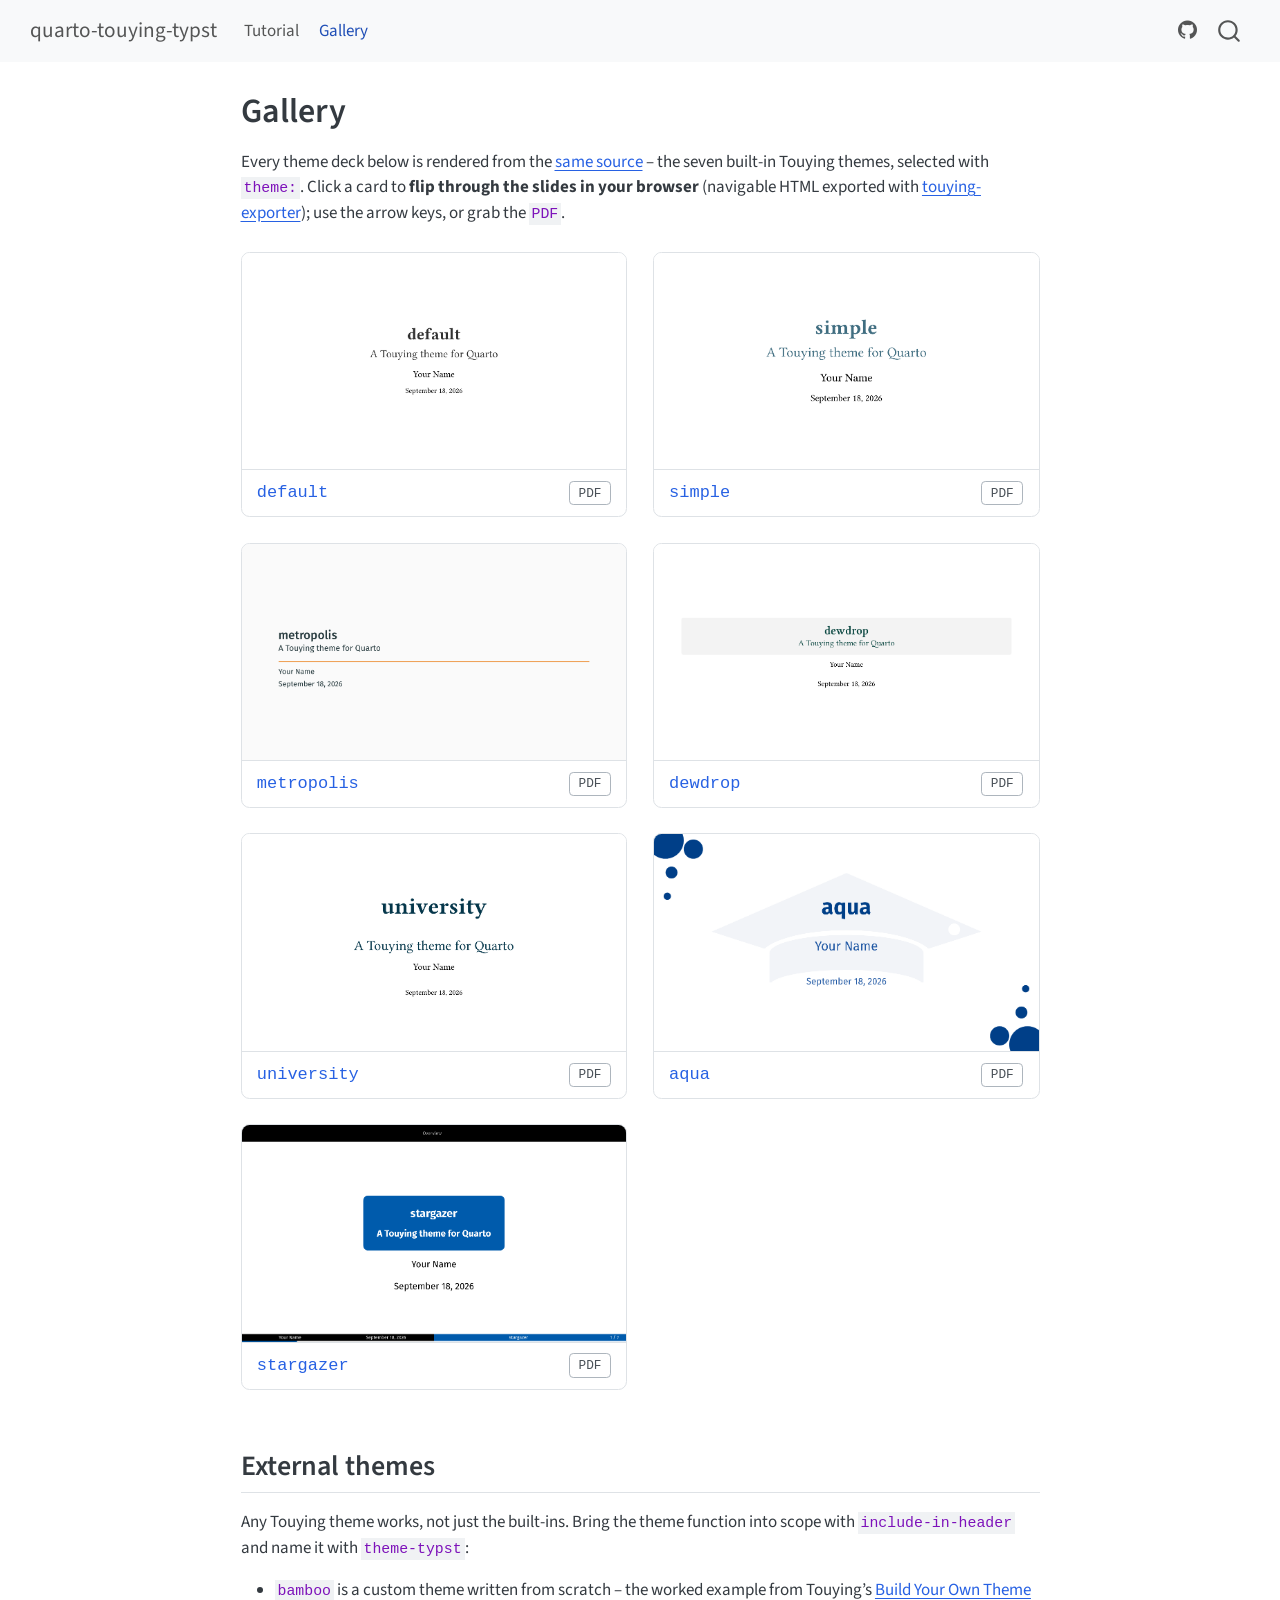
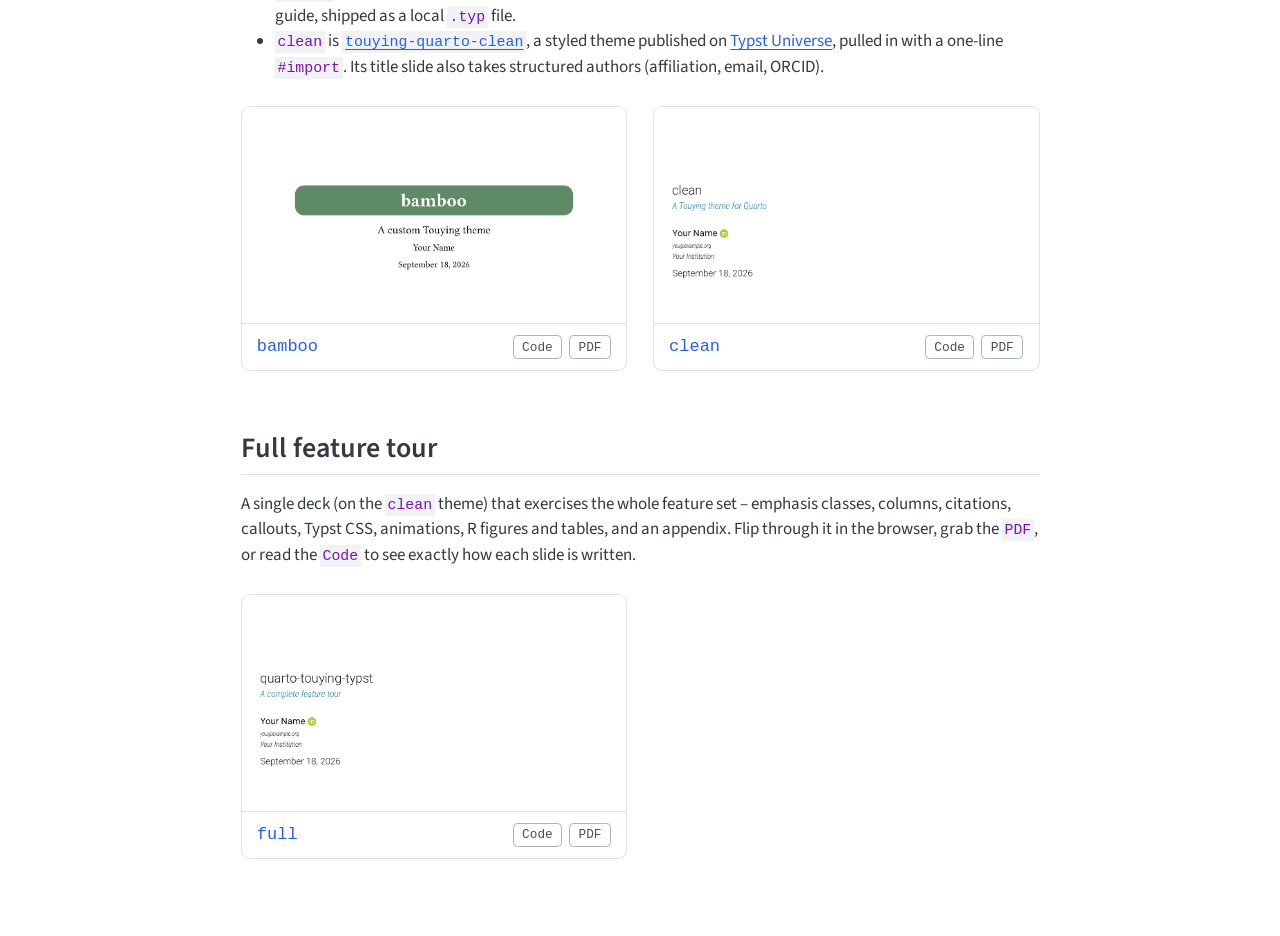
<file: gallery.html>
<!DOCTYPE html>
<html xmlns="http://www.w3.org/1999/xhtml" lang="en" xml:lang="en"><head>

<meta charset="utf-8">
<meta name="generator" content="quarto-1.10.18">

<meta name="viewport" content="width=device-width, initial-scale=1.0, user-scalable=yes">


<title>Gallery – quarto-touying-typst</title>
<style>
/* Default styles provided by pandoc.
** See https://pandoc.org/MANUAL.html#variables-for-html for config info.
*/
span.smallcaps{font-variant: small-caps;}
div.columns{display: flex; gap: 1.5em;}
div.column{flex: auto;}
@media screen {
div.columns{gap: min(4vw, 1.5em);}
div.column{overflow-x: auto;}
}
div.hanging-indent{margin-left: 1.5em; text-indent: -1.5em;}
ul.task-list{list-style: none;}
ul.task-list li input[type="checkbox"] {
  width: 0.8em;
  margin: 0 0.8em 0.2em -1em; /* quarto-specific, see https://github.com/quarto-dev/quarto-cli/issues/4556 */ 
  vertical-align: middle;
}
</style>


<script src="site_libs/quarto-nav/quarto-nav.js"></script>
<script src="site_libs/quarto-nav/headroom.min.js"></script>
<script src="site_libs/clipboard/clipboard.min.js"></script>
<script src="site_libs/quarto-search/autocomplete.umd.js"></script>
<script src="site_libs/quarto-search/fuse.min.js"></script>
<script src="site_libs/quarto-search/quarto-search.js"></script>
<meta name="quarto:offset" content="./">
<script src="site_libs/quarto-html/quarto.js" type="module"></script>
<script src="site_libs/quarto-html/tabsets/tabsets.js" type="module"></script>
<script src="site_libs/quarto-html/popper.min.js"></script>
<script src="site_libs/quarto-html/tippy.umd.min.js"></script>
<script src="site_libs/quarto-html/anchor.min.js"></script>
<link href="site_libs/quarto-html/tippy.css" rel="stylesheet">
<link href="site_libs/quarto-html/quarto-syntax-highlighting-64a204ab8560d761af7679ceaba22944.css" rel="stylesheet" id="quarto-text-highlighting-styles">
<script src="site_libs/bootstrap/bootstrap.min.js"></script>
<link href="site_libs/bootstrap/bootstrap-icons.css" rel="stylesheet">
<link href="site_libs/bootstrap/bootstrap-55617497126496852ff9f5a59253c640.min.css" rel="stylesheet" append-hash="true" id="quarto-bootstrap" data-mode="light">
<script id="quarto-search-options" type="application/json">{
  "location": "navbar",
  "copy-button": false,
  "collapse-after": 3,
  "panel-placement": "end",
  "type": "overlay",
  "limit": 50,
  "keyboard-shortcut": [
    "f",
    "/",
    "s"
  ],
  "show-item-context": false,
  "language": {
    "search-no-results-text": "No results",
    "search-matching-documents-text": "matching documents",
    "search-copy-link-title": "Copy link to search",
    "search-hide-matches-text": "Hide additional matches",
    "search-more-match-text": "more match in this document",
    "search-more-matches-text": "more matches in this document",
    "search-clear-button-title": "Clear",
    "search-text-placeholder": "",
    "search-detached-cancel-button-title": "Cancel",
    "search-submit-button-title": "Submit",
    "search-label": "Search"
  }
}</script>


<link rel="stylesheet" href="styles.css">
</head>

<body class="nav-fixed fullcontent quarto-light">

<div id="quarto-search-results"></div>
  <header id="quarto-header" class="headroom fixed-top">
    <nav class="navbar navbar-expand-lg " data-bs-theme="dark">
      <div class="navbar-container container-fluid">
      <div class="navbar-brand-container mx-auto">
    <a class="navbar-brand" href="./index.html">
    <span class="navbar-title">quarto-touying-typst</span>
    </a>
  </div>
            <div id="quarto-search" class="" title="Search"></div>
          <button class="navbar-toggler" type="button" data-bs-toggle="collapse" data-bs-target="#navbarCollapse" aria-controls="navbarCollapse" role="menu" aria-expanded="false" aria-label="Toggle navigation" onclick="if (window.quartoToggleHeadroom) { window.quartoToggleHeadroom(); }">
  <span class="navbar-toggler-icon"></span>
</button>
          <div class="collapse navbar-collapse" id="navbarCollapse">
            <ul class="navbar-nav navbar-nav-scroll me-auto">
  <li class="nav-item">
    <a class="nav-link" href="./tutorial.html"> 
<span class="menu-text">Tutorial</span></a>
  </li>  
  <li class="nav-item">
    <a class="nav-link active" href="./gallery.html" aria-current="page"> 
<span class="menu-text">Gallery</span></a>
  </li>  
</ul>
            <ul class="navbar-nav navbar-nav-scroll ms-auto">
  <li class="nav-item compact">
    <a class="nav-link" href="https://github.com/kazuyanagimoto/quarto-touying-typst"> <i class="bi bi-github" role="img">
</i> 
<span class="menu-text"></span></a>
  </li>  
</ul>
          </div> <!-- /navcollapse -->
            <div class="quarto-navbar-tools">
</div>
      </div> <!-- /container-fluid -->
    </nav>
</header>
<!-- content -->
<div id="quarto-content" class="quarto-container page-columns page-rows-contents page-layout-article page-navbar">
<!-- sidebar -->
<!-- margin-sidebar -->
    
<!-- main -->
<main class="content" id="quarto-document-content">

<header id="title-block-header" class="quarto-title-block default">
<div class="quarto-title">
<h1 class="title">Gallery</h1>
</div>



<div class="quarto-title-meta">

    
  
    
  </div>
  


</header>


<p>Every theme deck below is rendered from the <a href="https://github.com/kazuyanagimoto/quarto-touying-typst/blob/main/docs/gallery/_slides.qmd">same source</a> – the seven built-in Touying themes, selected with <code>theme:</code>. Click a card to <strong>flip through the slides in your browser</strong> (navigable HTML exported with <a href="https://github.com/touying-typ/touying-exporter">touying-exporter</a>); use the arrow keys, or grab the <code>PDF</code>.</p>
<div class="gallery">
<div class="card">
<a class="deck" href="slides/default.html"><img src="static/images/default.png" alt="default theme"></a>
<div class="label">
<a href="slides/default.html">default</a><a class="pdf" href="gallery/default.pdf">PDF</a>
</div>
</div>
<div class="card">
<a class="deck" href="slides/simple.html"><img src="static/images/simple.png" alt="simple theme"></a>
<div class="label">
<a href="slides/simple.html">simple</a><a class="pdf" href="gallery/simple.pdf">PDF</a>
</div>
</div>
<div class="card">
<a class="deck" href="slides/metropolis.html"><img src="static/images/metropolis.png" alt="metropolis theme"></a>
<div class="label">
<a href="slides/metropolis.html">metropolis</a><a class="pdf" href="gallery/metropolis.pdf">PDF</a>
</div>
</div>
<div class="card">
<a class="deck" href="slides/dewdrop.html"><img src="static/images/dewdrop.png" alt="dewdrop theme"></a>
<div class="label">
<a href="slides/dewdrop.html">dewdrop</a><a class="pdf" href="gallery/dewdrop.pdf">PDF</a>
</div>
</div>
<div class="card">
<a class="deck" href="slides/university.html"><img src="static/images/university.png" alt="university theme"></a>
<div class="label">
<a href="slides/university.html">university</a><a class="pdf" href="gallery/university.pdf">PDF</a>
</div>
</div>
<div class="card">
<a class="deck" href="slides/aqua.html"><img src="static/images/aqua.png" alt="aqua theme"></a>
<div class="label">
<a href="slides/aqua.html">aqua</a><a class="pdf" href="gallery/aqua.pdf">PDF</a>
</div>
</div>
<div class="card">
<a class="deck" href="slides/stargazer.html"><img src="static/images/stargazer.png" alt="stargazer theme"></a>
<div class="label">
<a href="slides/stargazer.html">stargazer</a><a class="pdf" href="gallery/stargazer.pdf">PDF</a>
</div>
</div>
</div>
<p><br></p>
<section id="external-themes" class="level2">
<h2 class="anchored" data-anchor-id="external-themes">External themes</h2>
<p>Any Touying theme works, not just the built-ins. Bring the theme function into scope with <code>include-in-header</code> and name it with <code>theme-typst</code>:</p>
<ul>
<li><strong><code>bamboo</code></strong> is a custom theme written from scratch – the worked example from Touying’s <a href="https://touying-typ.github.io/docs/tutorials/build-your-own-theme">Build Your Own Theme</a> guide, shipped as a local <code>.typ</code> file.</li>
<li><strong><code>clean</code></strong> is <a href="https://typst.app/universe/package/touying-quarto-clean"><code>touying-quarto-clean</code></a>, a styled theme published on <a href="https://typst.app/universe">Typst Universe</a>, pulled in with a one-line <code>#import</code>. Its title slide also takes structured authors (affiliation, email, ORCID).</li>
</ul>
<div class="gallery">
<div class="card">
<a class="deck" href="slides/bamboo.html"><img src="static/images/bamboo.png" alt="bamboo custom theme"></a>
<div class="label">
<a href="slides/bamboo.html">bamboo</a><span class="links"><a class="pdf" href="https://github.com/kazuyanagimoto/quarto-touying-typst/blob/main/docs/gallery/bamboo.qmd">Code</a><a class="pdf" href="gallery/bamboo.pdf">PDF</a></span>
</div>
</div>
<div class="card">
<a class="deck" href="slides/clean.html"><img src="static/images/clean.png" alt="clean theme from Typst Universe"></a>
<div class="label">
<a href="slides/clean.html">clean</a><span class="links"><a class="pdf" href="https://github.com/kazuyanagimoto/quarto-touying-typst/blob/main/docs/gallery/clean.qmd">Code</a><a class="pdf" href="gallery/clean.pdf">PDF</a></span>
</div>
</div>
</div>
<p><br></p>
</section>
<section id="full-feature-tour" class="level2">
<h2 class="anchored" data-anchor-id="full-feature-tour">Full feature tour</h2>
<p>A single deck (on the <code>clean</code> theme) that exercises the whole feature set – emphasis classes, columns, citations, callouts, Typst CSS, animations, R figures and tables, and an appendix. Flip through it in the browser, grab the <code>PDF</code>, or read the <code>Code</code> to see exactly how each slide is written.</p>
<div class="gallery">
<div class="card">
<a class="deck" href="slides/full.html"><img src="static/images/full.png" alt="full feature tour"></a>
<div class="label">
<a href="slides/full.html">full</a><span class="links"><a class="pdf" href="https://github.com/kazuyanagimoto/quarto-touying-typst/blob/main/docs/gallery/full.qmd">Code</a><a class="pdf" href="gallery/full.pdf">PDF</a></span>
</div>
</div>
</div>
<div class="deck-modal" id="deck-lightbox" aria-hidden="true">
  <div class="frame">
    <button class="close" id="deck-close" aria-label="Close">×</button>
    <iframe id="deck-iframe" title="Slide deck" allowfullscreen=""></iframe>
  </div>
</div>
<script>
(function () {
  const box = document.getElementById('deck-lightbox');
  const frame = document.getElementById('deck-iframe');
  const close = document.getElementById('deck-close');

  function open(url) {
    frame.src = url;
    box.classList.add('open');
    box.setAttribute('aria-hidden', 'false');
    // focus the iframe so arrow keys drive the deck
    frame.addEventListener('load', () => {
      try { frame.contentWindow.focus(); } catch (e) {}
    }, { once: true });
  }
  function shut() {
    box.classList.remove('open');
    box.setAttribute('aria-hidden', 'true');
    frame.src = 'about:blank';
  }

  document.querySelectorAll('.gallery a[href$=".html"]').forEach((a) => {
    a.addEventListener('click', (e) => {
      e.preventDefault();
      open(a.getAttribute('href'));
    });
  });
  close.addEventListener('click', shut);
  box.addEventListener('click', (e) => { if (e.target === box) shut(); });
  document.addEventListener('keydown', (e) => {
    if (e.key === 'Escape' && box.classList.contains('open')) shut();
  });
})();
</script>


</section>

</main> <!-- /main -->
<script id="quarto-html-after-body" type="application/javascript">
  window.document.addEventListener("DOMContentLoaded", function (event) {
    const icon = "";
    const anchorJS = new window.AnchorJS();
    anchorJS.options = {
      placement: 'right',
      icon: icon
    };
    anchorJS.add('.anchored');
    const isCodeAnnotation = (el) => {
      for (const clz of el.classList) {
        if (clz.startsWith('code-annotation-')) {                     
          return true;
        }
      }
      return false;
    }
    const onCopySuccess = function(e) {
      // button target
      const button = e.trigger;
      // don't keep focus
      button.blur();
      // flash "checked"
      button.classList.add('code-copy-button-checked');
      var currentTitle = button.getAttribute("title");
      button.setAttribute("title", "Copied!");
      let tooltip;
      if (window.bootstrap) {
        button.setAttribute("data-bs-toggle", "tooltip");
        button.setAttribute("data-bs-placement", "left");
        button.setAttribute("data-bs-title", "Copied!");
        tooltip = new bootstrap.Tooltip(button, 
          { trigger: "manual", 
            customClass: "code-copy-button-tooltip",
            offset: [0, -8]});
        tooltip.show();    
      }
      setTimeout(function() {
        if (tooltip) {
          tooltip.hide();
          button.removeAttribute("data-bs-title");
          button.removeAttribute("data-bs-toggle");
          button.removeAttribute("data-bs-placement");
        }
        button.setAttribute("title", currentTitle);
        button.classList.remove('code-copy-button-checked');
      }, 1000);
      // clear code selection
      e.clearSelection();
    }
    const getTextToCopy = function(trigger) {
      const outerScaffold = trigger.parentElement.cloneNode(true);
      const codeEl = outerScaffold.querySelector('code');
      for (const childEl of codeEl.children) {
        if (isCodeAnnotation(childEl)) {
          childEl.remove();
        }
      }
      return codeEl.innerText;
    }
    const clipboard = new window.ClipboardJS('.code-copy-button:not([data-in-quarto-modal])', {
      text: getTextToCopy
    });
    clipboard.on('success', onCopySuccess);
    if (window.document.getElementById('quarto-embedded-source-code-modal')) {
      const clipboardModal = new window.ClipboardJS('.code-copy-button[data-in-quarto-modal]', {
        text: getTextToCopy,
        container: window.document.getElementById('quarto-embedded-source-code-modal')
      });
      clipboardModal.on('success', onCopySuccess);
    }
      var localhostRegex = new RegExp(/^(?:http|https):\/\/localhost\:?[0-9]*\//);
      var mailtoRegex = new RegExp(/^mailto:/);
        var filterRegex = new RegExp("https:\/\/kazuyanagimoto\.com\/quarto-touying-typst\/");
      var isInternal = (href) => {
          return filterRegex.test(href) || localhostRegex.test(href) || mailtoRegex.test(href);
      }
      // Inspect non-navigation links and adorn them if external
     var links = window.document.querySelectorAll('a[href]:not(.nav-link):not(.navbar-brand):not(.toc-action):not(.sidebar-link):not(.sidebar-item-toggle):not(.pagination-link):not(.no-external):not([aria-hidden]):not(.dropdown-item):not(.quarto-navigation-tool):not(.about-link)');
      for (var i=0; i<links.length; i++) {
        const link = links[i];
        if (!isInternal(link.href)) {
          // undo the damage that might have been done by quarto-nav.js in the case of
          // links that we want to consider external
          if (link.dataset.originalHref !== undefined) {
            link.href = link.dataset.originalHref;
          }
        }
      }
    function tippyHover(el, contentFn, onTriggerFn, onUntriggerFn) {
      const config = {
        allowHTML: true,
        maxWidth: 500,
        delay: 100,
        arrow: false,
        appendTo: function(el) {
            return el.parentElement;
        },
        interactive: true,
        interactiveBorder: 10,
        theme: 'quarto',
        placement: 'bottom-start',
      };
      if (contentFn) {
        config.content = contentFn;
      }
      if (onTriggerFn) {
        config.onTrigger = onTriggerFn;
      }
      if (onUntriggerFn) {
        config.onUntrigger = onUntriggerFn;
      }
      window.tippy(el, config); 
    }
    const noterefs = window.document.querySelectorAll('a[role="doc-noteref"]');
    for (var i=0; i<noterefs.length; i++) {
      const ref = noterefs[i];
      tippyHover(ref, function() {
        // use id or data attribute instead here
        let href = ref.getAttribute('data-footnote-href') || ref.getAttribute('href');
        try { href = new URL(href).hash; } catch {}
        const id = href.replace(/^#\/?/, "");
        const note = window.document.getElementById(id);
        if (note) {
          return note.innerHTML;
        } else {
          return "";
        }
      });
    }
    const xrefs = window.document.querySelectorAll('a.quarto-xref');
    const processXRef = (id, note) => {
      // Strip column container classes
      const stripColumnClz = (el) => {
        el.classList.remove("page-full", "page-columns");
        if (el.children) {
          for (const child of el.children) {
            stripColumnClz(child);
          }
        }
      }
      stripColumnClz(note)
      if (id === null || id.startsWith('sec-')) {
        // Special case sections, only their first couple elements
        const container = document.createElement("div");
        if (note.children && note.children.length > 2) {
          container.appendChild(note.children[0].cloneNode(true));
          for (let i = 1; i < note.children.length; i++) {
            const child = note.children[i];
            if (child.tagName === "P" && child.innerText === "") {
              continue;
            } else {
              container.appendChild(child.cloneNode(true));
              break;
            }
          }
          if (window.Quarto?.typesetMath) {
            window.Quarto.typesetMath(container);
          }
          return container.innerHTML
        } else {
          if (window.Quarto?.typesetMath) {
            window.Quarto.typesetMath(note);
          }
          return note.innerHTML;
        }
      } else {
        // Remove any anchor links if they are present
        const anchorLink = note.querySelector('a.anchorjs-link');
        if (anchorLink) {
          anchorLink.remove();
        }
        if (window.Quarto?.typesetMath) {
          window.Quarto.typesetMath(note);
        }
        if (note.classList.contains("callout")) {
          return note.outerHTML;
        } else {
          return note.innerHTML;
        }
      }
    }
    for (var i=0; i<xrefs.length; i++) {
      const xref = xrefs[i];
      tippyHover(xref, undefined, function(instance) {
        instance.disable();
        let url = xref.getAttribute('href');
        let hash = undefined; 
        if (url.startsWith('#')) {
          hash = url;
        } else {
          try { hash = new URL(url).hash; } catch {}
        }
        if (hash) {
          const id = hash.replace(/^#\/?/, "");
          const note = window.document.getElementById(id);
          if (note !== null) {
            try {
              const html = processXRef(id, note.cloneNode(true));
              instance.setContent(html);
            } finally {
              instance.enable();
              instance.show();
            }
          } else {
            // See if we can fetch this
            fetch(url.split('#')[0])
            .then(res => res.text())
            .then(html => {
              const parser = new DOMParser();
              const htmlDoc = parser.parseFromString(html, "text/html");
              const note = htmlDoc.getElementById(id);
              if (note !== null) {
                const html = processXRef(id, note);
                instance.setContent(html);
              } 
            }).finally(() => {
              instance.enable();
              instance.show();
            });
          }
        } else {
          // See if we can fetch a full url (with no hash to target)
          // This is a special case and we should probably do some content thinning / targeting
          fetch(url)
          .then(res => res.text())
          .then(html => {
            const parser = new DOMParser();
            const htmlDoc = parser.parseFromString(html, "text/html");
            const note = htmlDoc.querySelector('main.content');
            if (note !== null) {
              // This should only happen for chapter cross references
              // (since there is no id in the URL)
              // remove the first header
              if (note.children.length > 0 && note.children[0].tagName === "HEADER") {
                note.children[0].remove();
              }
              const html = processXRef(null, note);
              instance.setContent(html);
            } 
          }).finally(() => {
            instance.enable();
            instance.show();
          });
        }
      }, function(instance) {
      });
    }
        let selectedAnnoteEl;
        const selectorForAnnotation = ( cell, annotation) => {
          let cellAttr = 'data-code-cell="' + cell + '"';
          let lineAttr = 'data-code-annotation="' +  annotation + '"';
          const selector = 'span[' + cellAttr + '][' + lineAttr + ']';
          return selector;
        }
        const selectCodeLines = (annoteEl) => {
          const doc = window.document;
          const targetCell = annoteEl.getAttribute("data-target-cell");
          const targetAnnotation = annoteEl.getAttribute("data-target-annotation");
          const annoteSpan = window.document.querySelector(selectorForAnnotation(targetCell, targetAnnotation));
          const lines = annoteSpan.getAttribute("data-code-lines").split(",");
          const lineIds = lines.map((line) => {
            return targetCell + "-" + line;
          })
          let top = null;
          let height = null;
          let parent = null;
          if (lineIds.length > 0) {
              //compute the position of the single el (top and bottom and make a div)
              const el = window.document.getElementById(lineIds[0]);
              top = el.offsetTop;
              height = el.offsetHeight;
              parent = el.parentElement.parentElement;
            if (lineIds.length > 1) {
              const lastEl = window.document.getElementById(lineIds[lineIds.length - 1]);
              const bottom = lastEl.offsetTop + lastEl.offsetHeight;
              height = bottom - top;
            }
            if (top !== null && height !== null && parent !== null) {
              // cook up a div (if necessary) and position it 
              let div = window.document.getElementById("code-annotation-line-highlight");
              if (div === null) {
                div = window.document.createElement("div");
                div.setAttribute("id", "code-annotation-line-highlight");
                div.style.position = 'absolute';
                parent.appendChild(div);
              }
              div.style.top = top - 2 + "px";
              div.style.height = height + 4 + "px";
              div.style.left = 0;
              let gutterDiv = window.document.getElementById("code-annotation-line-highlight-gutter");
              if (gutterDiv === null) {
                gutterDiv = window.document.createElement("div");
                gutterDiv.setAttribute("id", "code-annotation-line-highlight-gutter");
                gutterDiv.style.position = 'absolute';
                const codeCell = window.document.getElementById(targetCell);
                const gutter = codeCell.querySelector('.code-annotation-gutter');
                gutter.appendChild(gutterDiv);
              }
              gutterDiv.style.top = top - 2 + "px";
              gutterDiv.style.height = height + 4 + "px";
            }
            selectedAnnoteEl = annoteEl;
          }
        };
        const unselectCodeLines = () => {
          const elementsIds = ["code-annotation-line-highlight", "code-annotation-line-highlight-gutter"];
          elementsIds.forEach((elId) => {
            const div = window.document.getElementById(elId);
            if (div) {
              div.remove();
            }
          });
          selectedAnnoteEl = undefined;
        };
          // Handle positioning of the toggle
      window.addEventListener(
        "resize",
        throttle(() => {
          elRect = undefined;
          if (selectedAnnoteEl) {
            selectCodeLines(selectedAnnoteEl);
          }
        }, 10)
      );
      function throttle(fn, ms) {
      let throttle = false;
      let timer;
        return (...args) => {
          if(!throttle) { // first call gets through
              fn.apply(this, args);
              throttle = true;
          } else { // all the others get throttled
              if(timer) clearTimeout(timer); // cancel #2
              timer = setTimeout(() => {
                fn.apply(this, args);
                timer = throttle = false;
              }, ms);
          }
        };
      }
        // Attach click handler to the DT
        const annoteDls = window.document.querySelectorAll('dt[data-target-cell]');
        for (const annoteDlNode of annoteDls) {
          annoteDlNode.addEventListener('click', (event) => {
            const clickedEl = event.target;
            if (clickedEl !== selectedAnnoteEl) {
              unselectCodeLines();
              const activeEl = window.document.querySelector('dt[data-target-cell].code-annotation-active');
              if (activeEl) {
                activeEl.classList.remove('code-annotation-active');
              }
              selectCodeLines(clickedEl);
              clickedEl.classList.add('code-annotation-active');
            } else {
              // Unselect the line
              unselectCodeLines();
              clickedEl.classList.remove('code-annotation-active');
            }
          });
        }
    const findCites = (el) => {
      const parentEl = el.parentElement;
      if (parentEl) {
        const cites = parentEl.dataset.cites;
        if (cites) {
          return {
            el,
            cites: cites.split(' ')
          };
        } else {
          return findCites(el.parentElement)
        }
      } else {
        return undefined;
      }
    };
    var bibliorefs = window.document.querySelectorAll('a[role="doc-biblioref"]');
    for (var i=0; i<bibliorefs.length; i++) {
      const ref = bibliorefs[i];
      const citeInfo = findCites(ref);
      if (citeInfo) {
        tippyHover(citeInfo.el, function() {
          var popup = window.document.createElement('div');
          citeInfo.cites.forEach(function(cite) {
            var citeDiv = window.document.createElement('div');
            citeDiv.classList.add('hanging-indent');
            citeDiv.classList.add('csl-entry');
            var biblioDiv = window.document.getElementById('ref-' + cite);
            if (biblioDiv) {
              citeDiv.innerHTML = biblioDiv.innerHTML;
            }
            popup.appendChild(citeDiv);
          });
          return popup.innerHTML;
        });
      }
    }
  });
  </script>
</div> <!-- /content -->




</body></html>
</file>
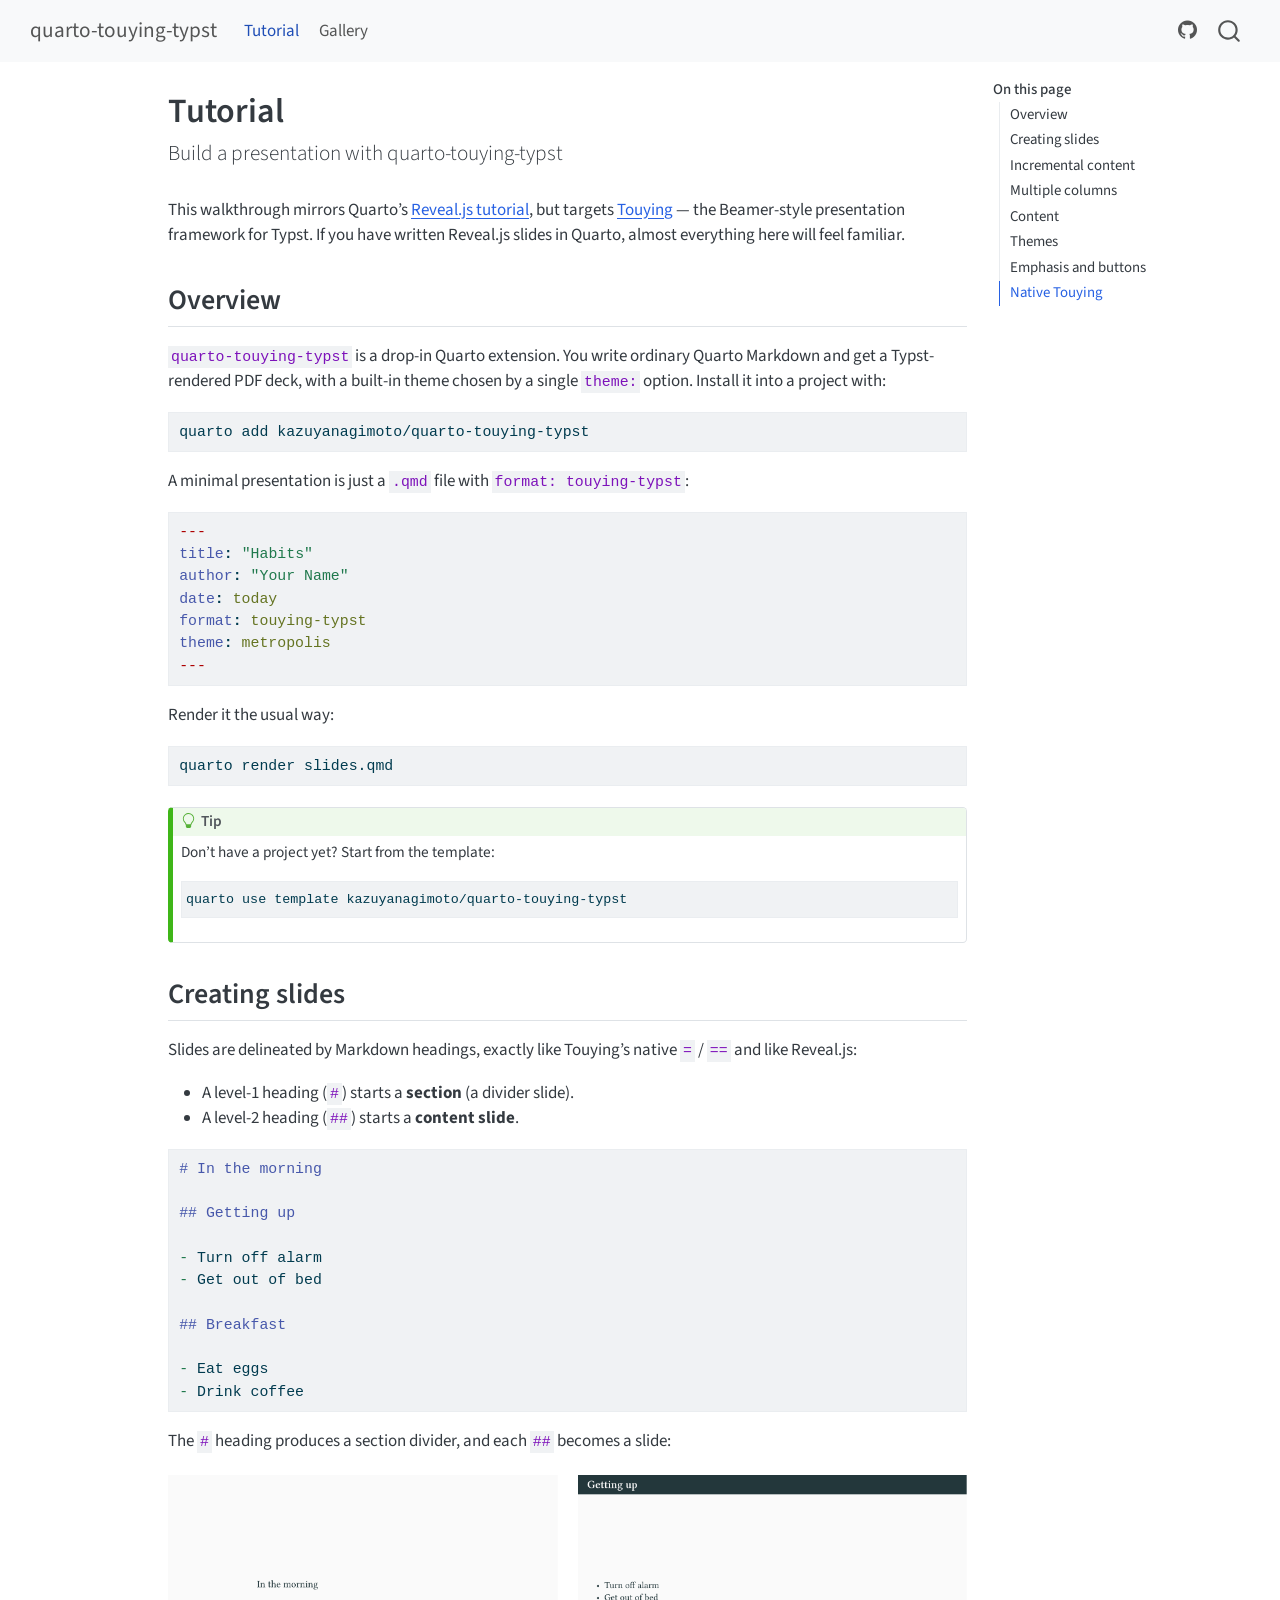
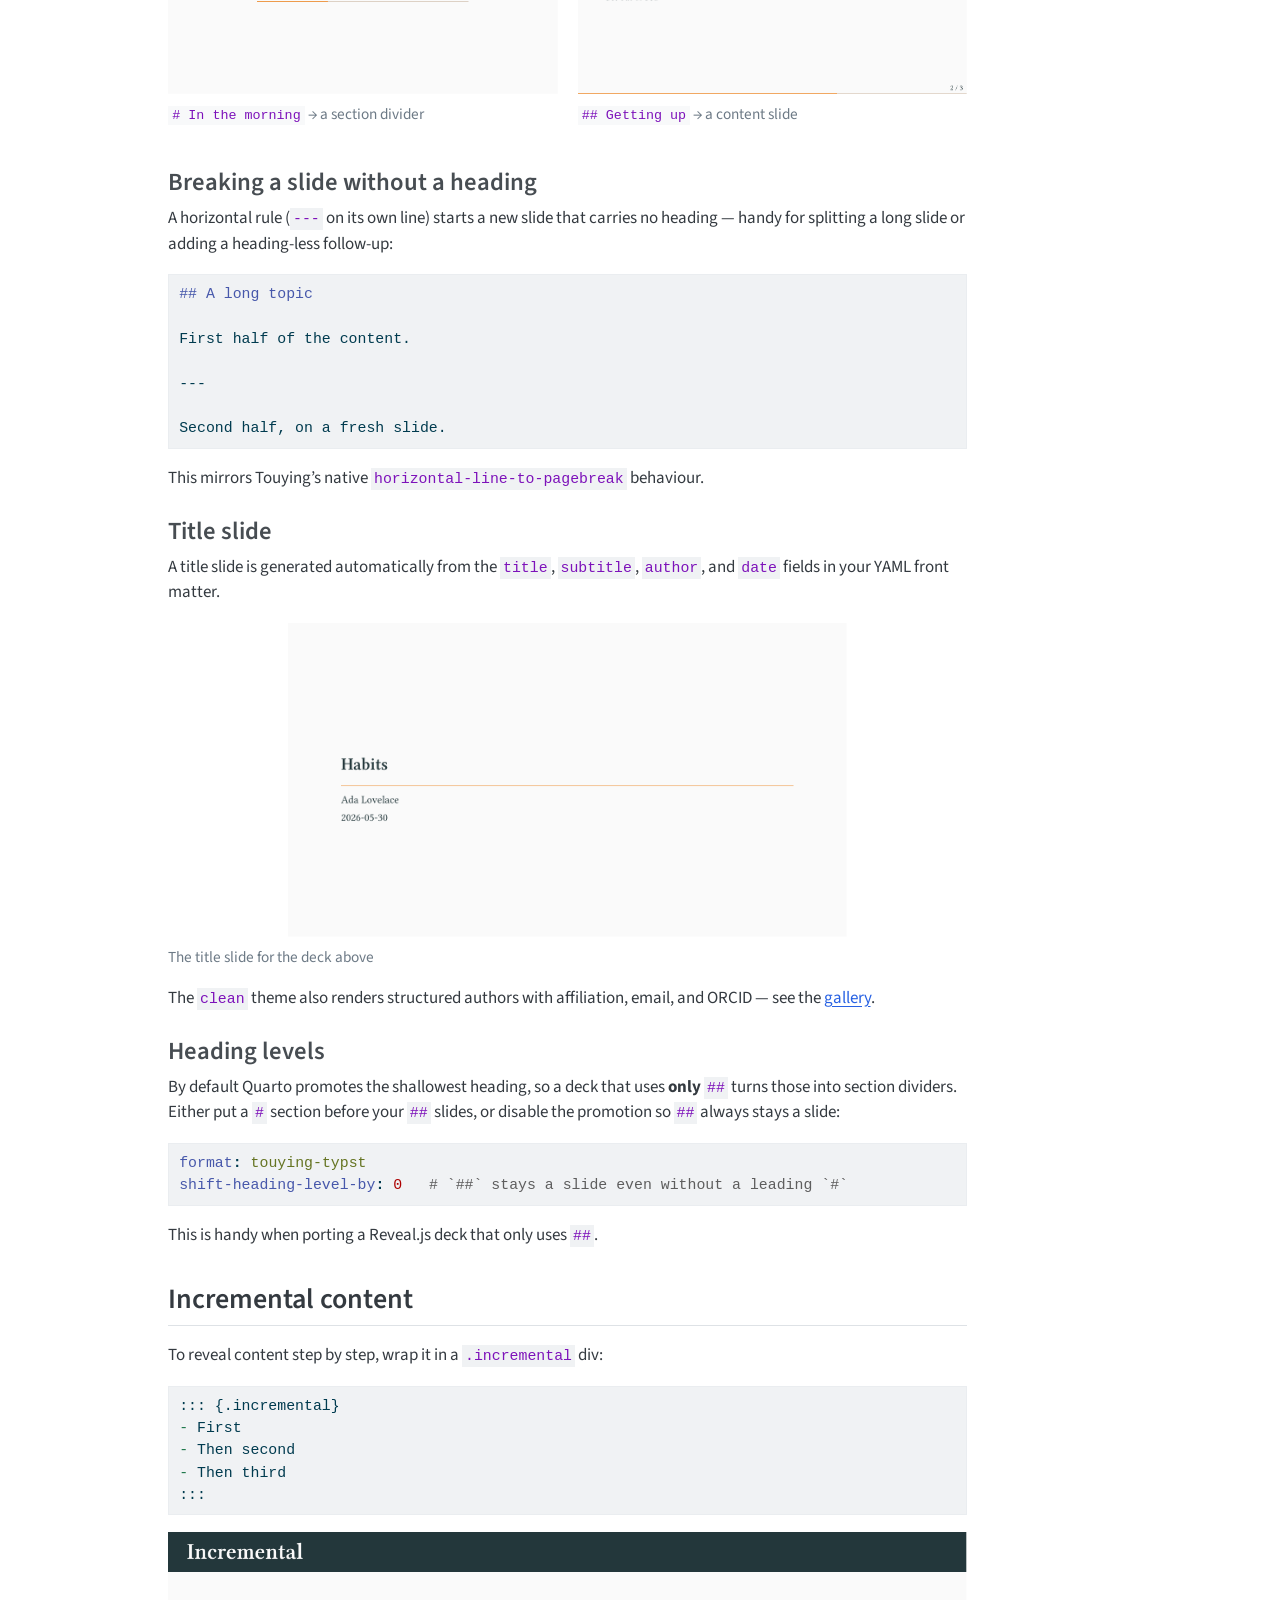
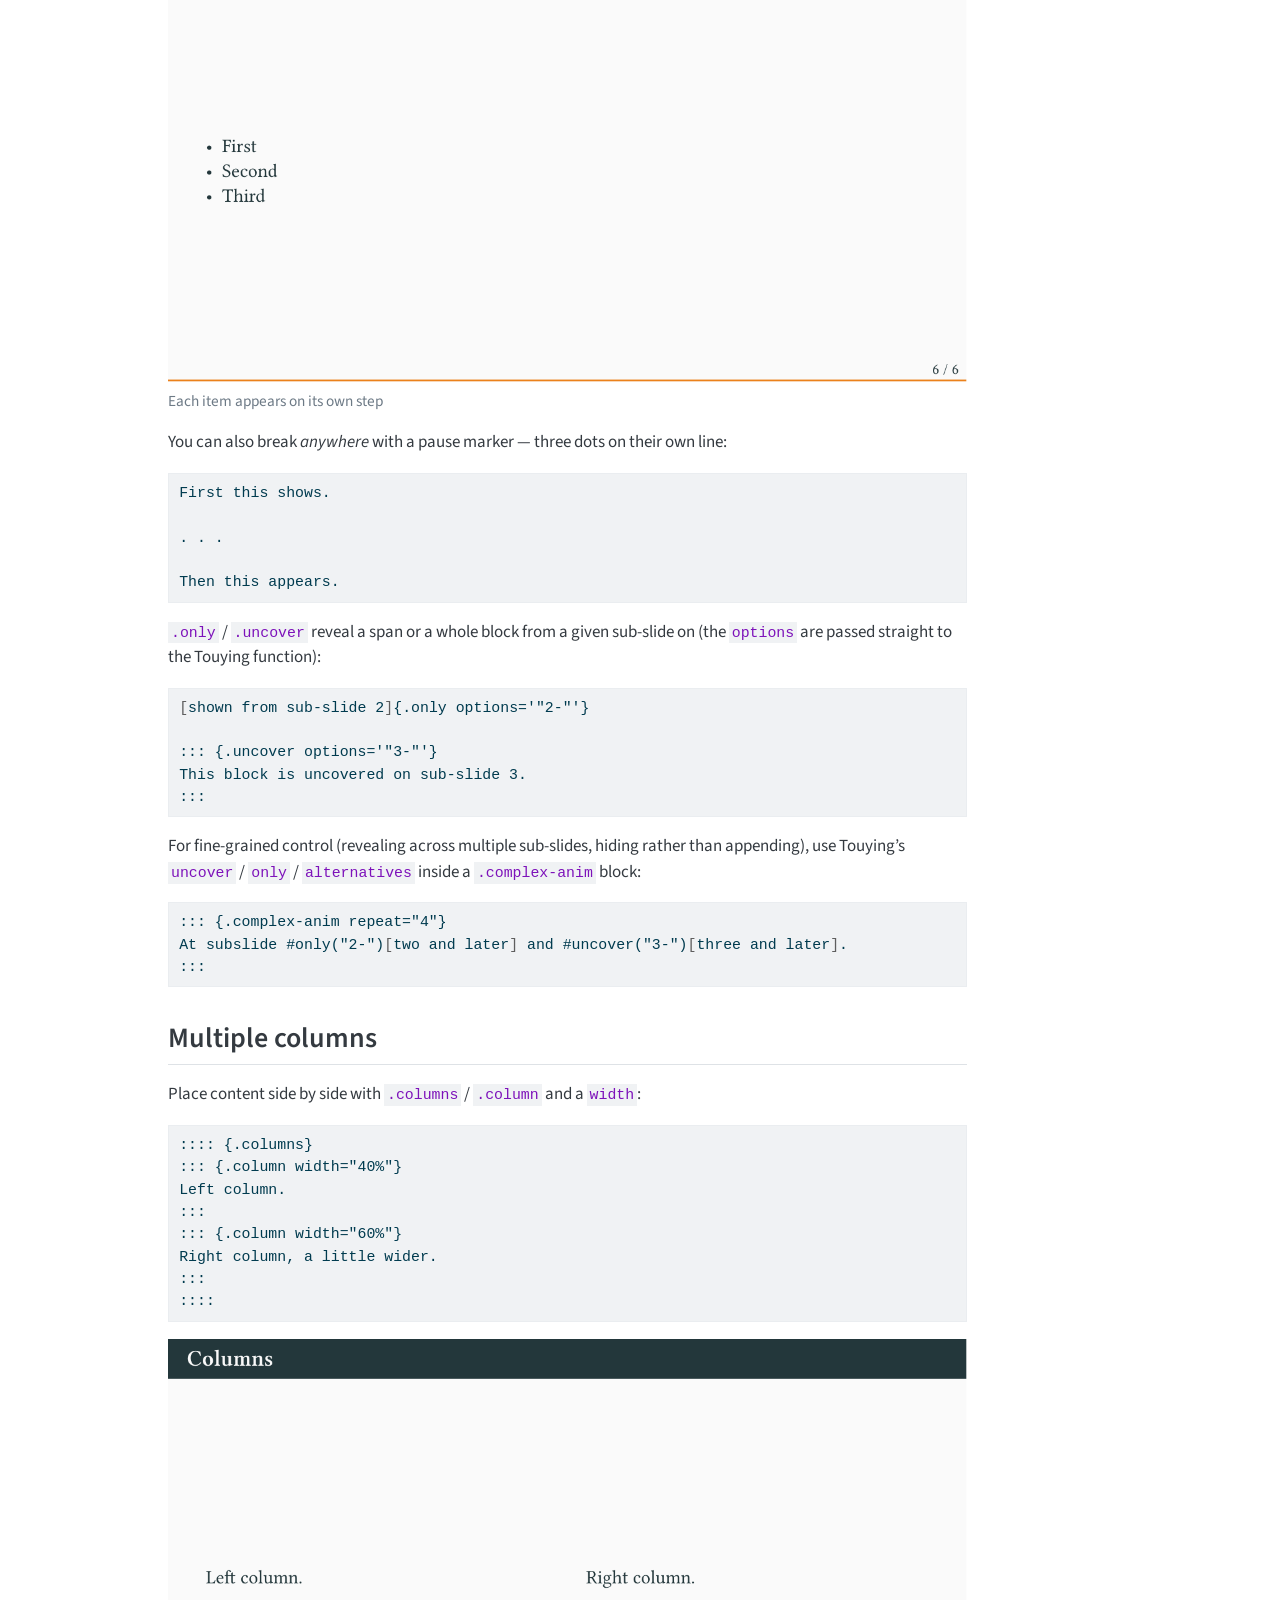
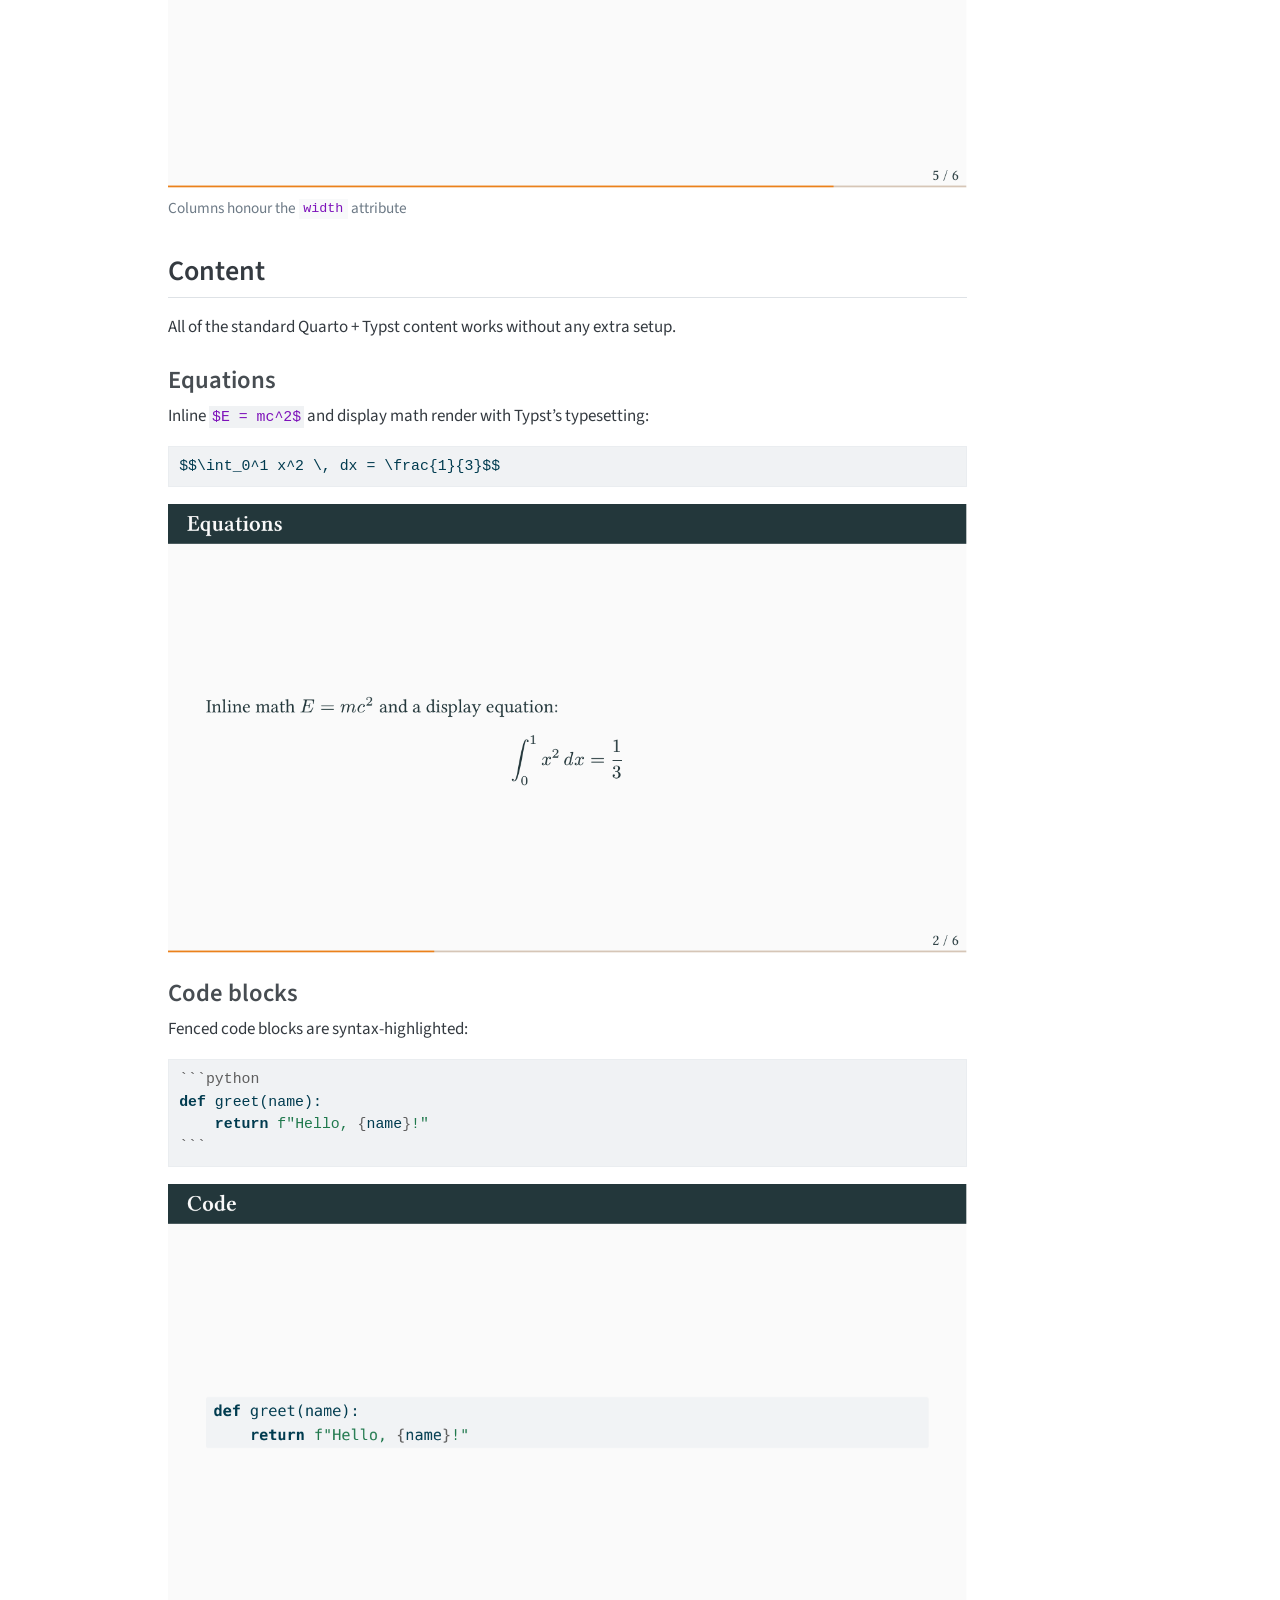
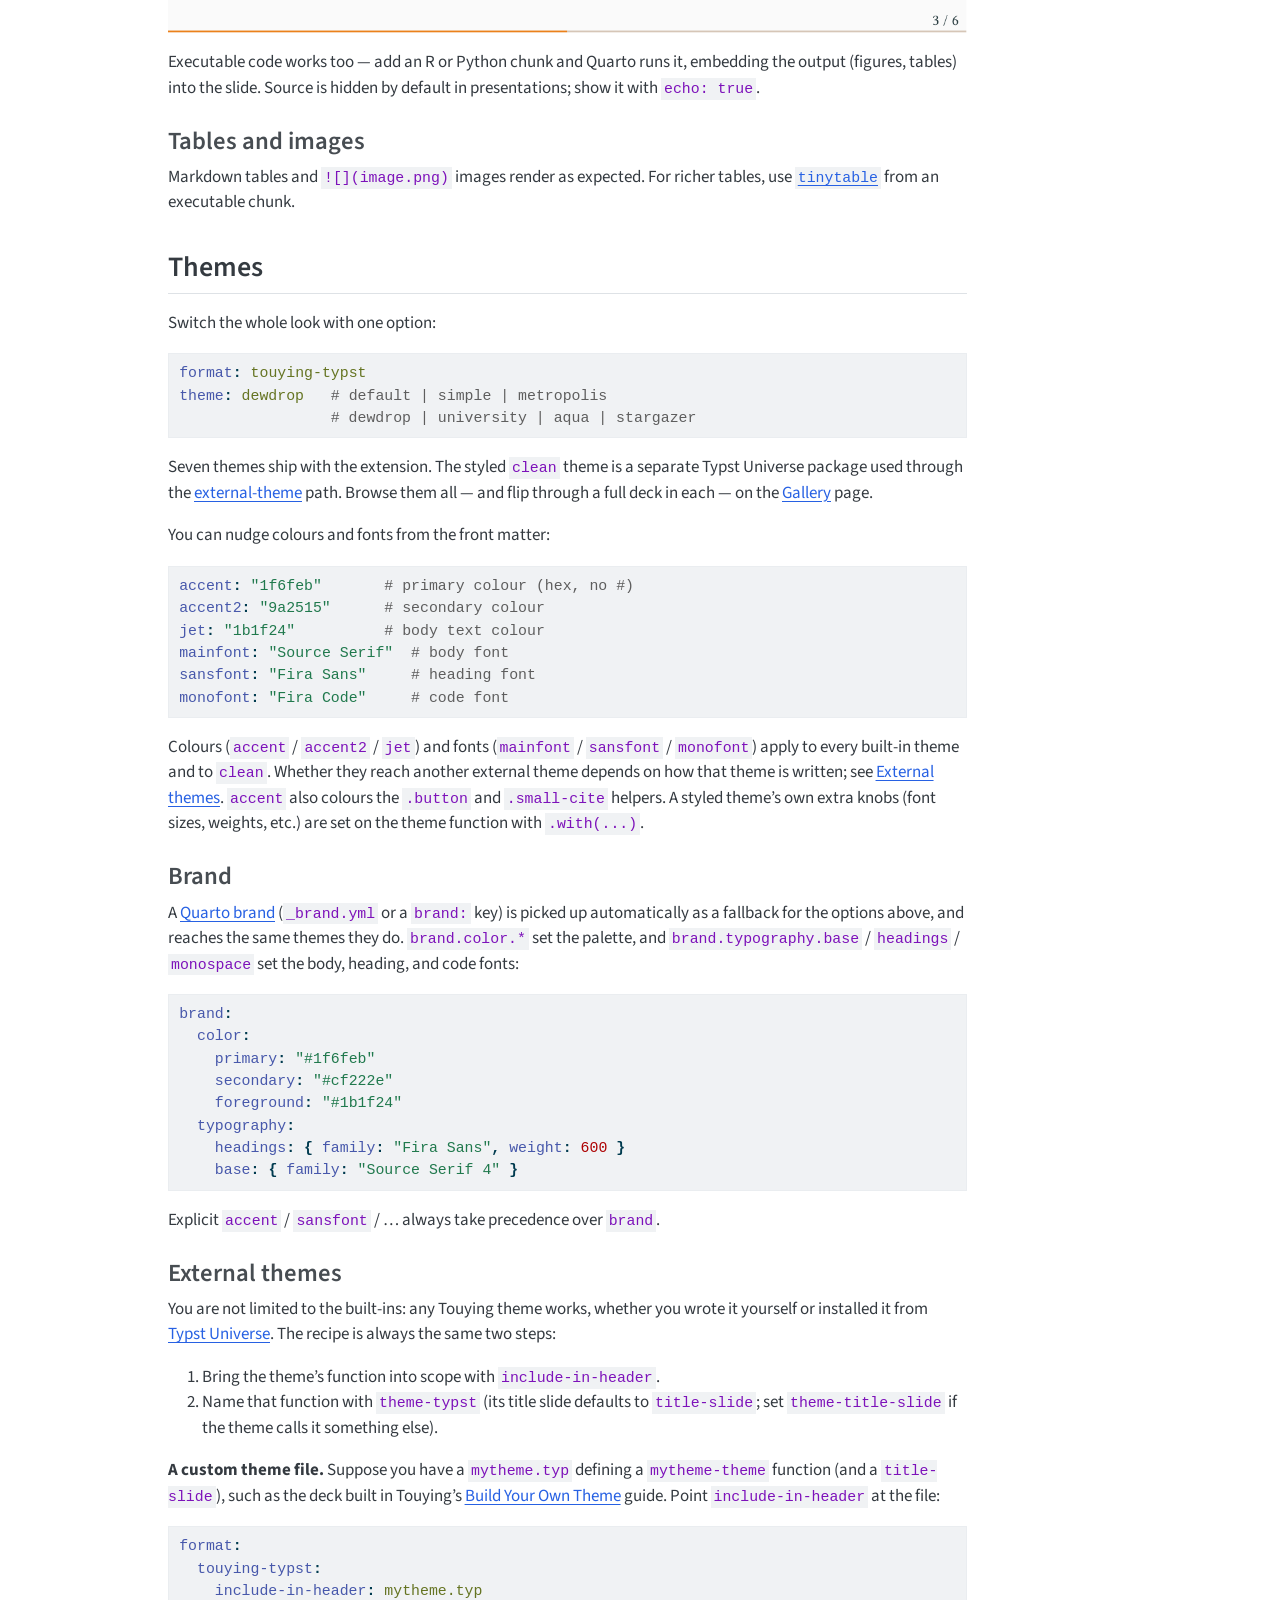
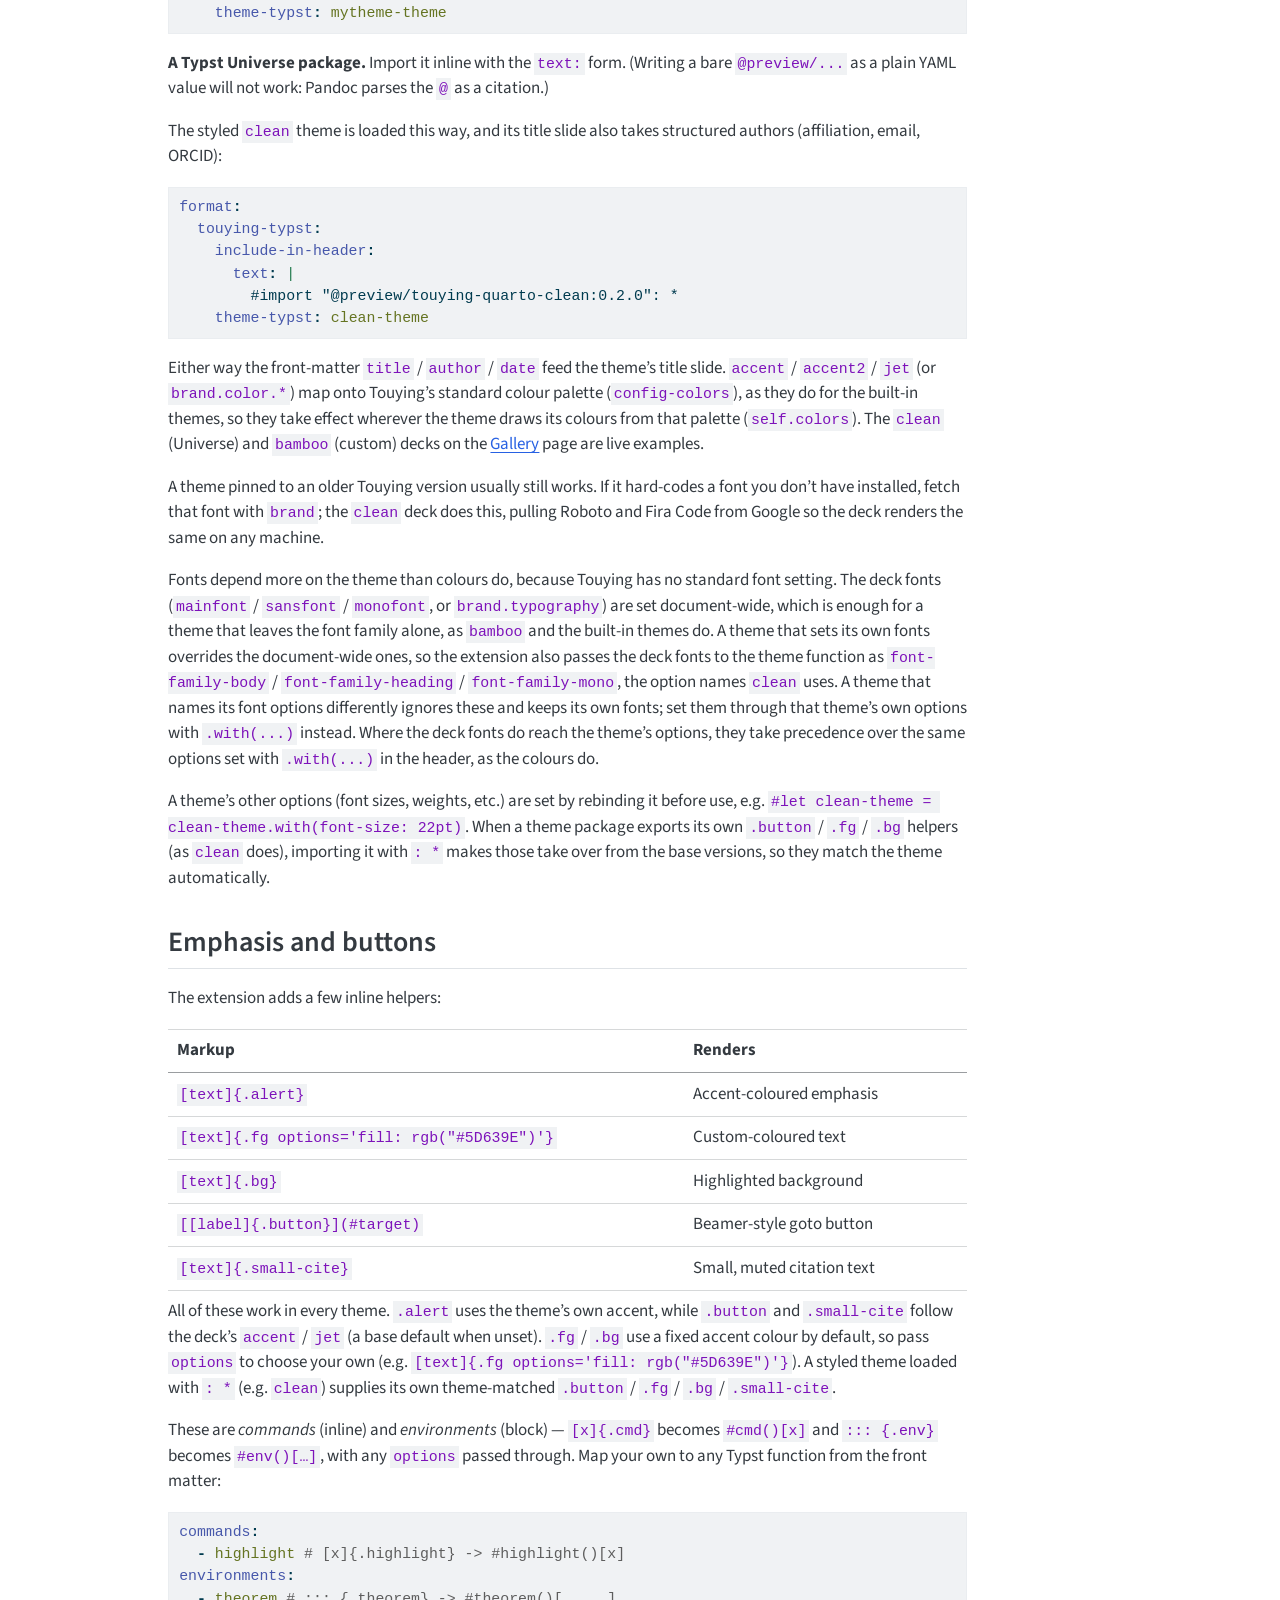
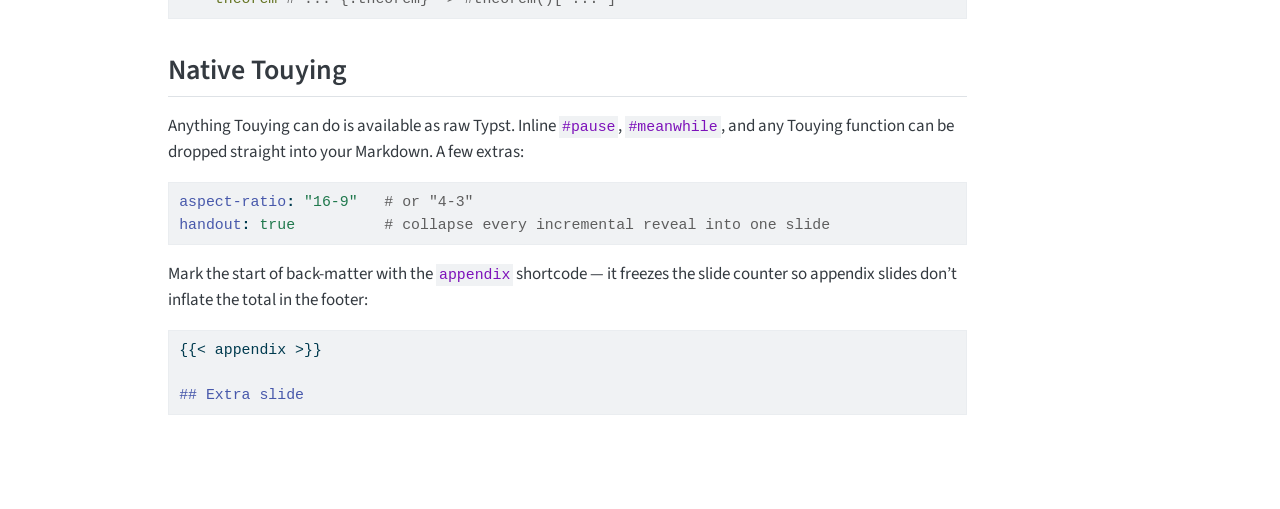
<file: tutorial.html>
<!DOCTYPE html>
<html xmlns="http://www.w3.org/1999/xhtml" lang="en" xml:lang="en"><head>

<meta charset="utf-8">
<meta name="generator" content="quarto-1.10.18">

<meta name="viewport" content="width=device-width, initial-scale=1.0, user-scalable=yes">


<title>Tutorial – quarto-touying-typst</title>
<style>
/* Default styles provided by pandoc.
** See https://pandoc.org/MANUAL.html#variables-for-html for config info.
*/
span.smallcaps{font-variant: small-caps;}
div.columns{display: flex; gap: 1.5em;}
div.column{flex: auto;}
@media screen {
div.columns{gap: min(4vw, 1.5em);}
div.column{overflow-x: auto;}
}
div.hanging-indent{margin-left: 1.5em; text-indent: -1.5em;}
ul.task-list{list-style: none;}
ul.task-list li input[type="checkbox"] {
  width: 0.8em;
  margin: 0 0.8em 0.2em -1em; /* quarto-specific, see https://github.com/quarto-dev/quarto-cli/issues/4556 */ 
  vertical-align: middle;
}
/* CSS for syntax highlighting */
html { -webkit-text-size-adjust: 100%; }
pre > code.sourceCode { white-space: pre; position: relative; }
pre > code.sourceCode > span { display: inline-block; line-height: 1.25; }
pre > code.sourceCode > span:empty { height: 1.2em; }
.sourceCode { overflow: visible; }
code.sourceCode > span { color: inherit; text-decoration: inherit; }
div.sourceCode { margin: 1em 0; }
pre.sourceCode { margin: 0; }
@media screen {
div.sourceCode { overflow: auto; }
}
@media print {
pre > code.sourceCode { white-space: pre-wrap; }
pre > code.sourceCode > span { text-indent: -5em; padding-left: 5em; }
}
pre.numberSource code
  { counter-reset: source-line 0; }
pre.numberSource code > span
  { position: relative; left: -4em; counter-increment: source-line; }
pre.numberSource code > span > a:first-child::before
  { content: counter(source-line);
    position: relative; left: -1em; text-align: right; vertical-align: baseline;
    border: none; display: inline-block;
    -webkit-touch-callout: none; -webkit-user-select: none;
    -khtml-user-select: none; -moz-user-select: none;
    -ms-user-select: none; user-select: none;
    padding: 0 4px; width: 4em;
  }
pre.numberSource { margin-left: 3em;  padding-left: 4px; }
div.sourceCode
  {   }
@media screen {
pre > code.sourceCode > span > a:first-child::before { text-decoration: underline; }
}
</style>


<script src="site_libs/quarto-nav/quarto-nav.js"></script>
<script src="site_libs/quarto-nav/headroom.min.js"></script>
<script src="site_libs/clipboard/clipboard.min.js"></script>
<script src="site_libs/quarto-search/autocomplete.umd.js"></script>
<script src="site_libs/quarto-search/fuse.min.js"></script>
<script src="site_libs/quarto-search/quarto-search.js"></script>
<meta name="quarto:offset" content="./">
<script src="site_libs/quarto-html/quarto.js" type="module"></script>
<script src="site_libs/quarto-html/tabsets/tabsets.js" type="module"></script>
<script src="site_libs/quarto-html/popper.min.js"></script>
<script src="site_libs/quarto-html/tippy.umd.min.js"></script>
<script src="site_libs/quarto-html/anchor.min.js"></script>
<link href="site_libs/quarto-html/tippy.css" rel="stylesheet">
<link href="site_libs/quarto-html/quarto-syntax-highlighting-64a204ab8560d761af7679ceaba22944.css" rel="stylesheet" id="quarto-text-highlighting-styles">
<script src="site_libs/bootstrap/bootstrap.min.js"></script>
<link href="site_libs/bootstrap/bootstrap-icons.css" rel="stylesheet">
<link href="site_libs/bootstrap/bootstrap-55617497126496852ff9f5a59253c640.min.css" rel="stylesheet" append-hash="true" id="quarto-bootstrap" data-mode="light">
<script src="site_libs/quarto-contrib/glightbox/glightbox.min.js"></script>
<link href="site_libs/quarto-contrib/glightbox/glightbox.min.css" rel="stylesheet">
<link href="site_libs/quarto-contrib/glightbox/lightbox.css" rel="stylesheet">
<script id="quarto-search-options" type="application/json">{
  "location": "navbar",
  "copy-button": false,
  "collapse-after": 3,
  "panel-placement": "end",
  "type": "overlay",
  "limit": 50,
  "keyboard-shortcut": [
    "f",
    "/",
    "s"
  ],
  "show-item-context": false,
  "language": {
    "search-no-results-text": "No results",
    "search-matching-documents-text": "matching documents",
    "search-copy-link-title": "Copy link to search",
    "search-hide-matches-text": "Hide additional matches",
    "search-more-match-text": "more match in this document",
    "search-more-matches-text": "more matches in this document",
    "search-clear-button-title": "Clear",
    "search-text-placeholder": "",
    "search-detached-cancel-button-title": "Cancel",
    "search-submit-button-title": "Submit",
    "search-label": "Search"
  }
}</script>


<link rel="stylesheet" href="styles.css">
</head>

<body class="nav-fixed quarto-light">

<div id="quarto-search-results"></div>
  <header id="quarto-header" class="headroom fixed-top">
    <nav class="navbar navbar-expand-lg " data-bs-theme="dark">
      <div class="navbar-container container-fluid">
      <div class="navbar-brand-container mx-auto">
    <a class="navbar-brand" href="./index.html">
    <span class="navbar-title">quarto-touying-typst</span>
    </a>
  </div>
            <div id="quarto-search" class="" title="Search"></div>
          <button class="navbar-toggler" type="button" data-bs-toggle="collapse" data-bs-target="#navbarCollapse" aria-controls="navbarCollapse" role="menu" aria-expanded="false" aria-label="Toggle navigation" onclick="if (window.quartoToggleHeadroom) { window.quartoToggleHeadroom(); }">
  <span class="navbar-toggler-icon"></span>
</button>
          <div class="collapse navbar-collapse" id="navbarCollapse">
            <ul class="navbar-nav navbar-nav-scroll me-auto">
  <li class="nav-item">
    <a class="nav-link active" href="./tutorial.html" aria-current="page"> 
<span class="menu-text">Tutorial</span></a>
  </li>  
  <li class="nav-item">
    <a class="nav-link" href="./gallery.html"> 
<span class="menu-text">Gallery</span></a>
  </li>  
</ul>
            <ul class="navbar-nav navbar-nav-scroll ms-auto">
  <li class="nav-item compact">
    <a class="nav-link" href="https://github.com/kazuyanagimoto/quarto-touying-typst"> <i class="bi bi-github" role="img">
</i> 
<span class="menu-text"></span></a>
  </li>  
</ul>
          </div> <!-- /navcollapse -->
            <div class="quarto-navbar-tools">
</div>
      </div> <!-- /container-fluid -->
    </nav>
</header>
<!-- content -->
<div id="quarto-content" class="quarto-container page-columns page-rows-contents page-layout-article page-navbar">
<!-- sidebar -->
<!-- margin-sidebar -->
    <div id="quarto-margin-sidebar" class="sidebar margin-sidebar">
        <nav id="TOC" role="doc-toc" class="toc-active">
    <h2 id="toc-title">On this page</h2>
   
  <ul>
  <li><a href="#overview" id="toc-overview" class="nav-link active" data-scroll-target="#overview">Overview</a></li>
  <li><a href="#creating-slides" id="toc-creating-slides" class="nav-link" data-scroll-target="#creating-slides">Creating slides</a>
  <ul class="collapse">
  <li><a href="#breaking-a-slide-without-a-heading" id="toc-breaking-a-slide-without-a-heading" class="nav-link" data-scroll-target="#breaking-a-slide-without-a-heading">Breaking a slide without a heading</a></li>
  <li><a href="#title-slide" id="toc-title-slide" class="nav-link" data-scroll-target="#title-slide">Title slide</a></li>
  <li><a href="#heading-levels" id="toc-heading-levels" class="nav-link" data-scroll-target="#heading-levels">Heading levels</a></li>
  </ul></li>
  <li><a href="#incremental-content" id="toc-incremental-content" class="nav-link" data-scroll-target="#incremental-content">Incremental content</a></li>
  <li><a href="#multiple-columns" id="toc-multiple-columns" class="nav-link" data-scroll-target="#multiple-columns">Multiple columns</a></li>
  <li><a href="#content" id="toc-content" class="nav-link" data-scroll-target="#content">Content</a>
  <ul class="collapse">
  <li><a href="#equations" id="toc-equations" class="nav-link" data-scroll-target="#equations">Equations</a></li>
  <li><a href="#code-blocks" id="toc-code-blocks" class="nav-link" data-scroll-target="#code-blocks">Code blocks</a></li>
  <li><a href="#tables-and-images" id="toc-tables-and-images" class="nav-link" data-scroll-target="#tables-and-images">Tables and images</a></li>
  </ul></li>
  <li><a href="#themes" id="toc-themes" class="nav-link" data-scroll-target="#themes">Themes</a>
  <ul class="collapse">
  <li><a href="#brand" id="toc-brand" class="nav-link" data-scroll-target="#brand">Brand</a></li>
  <li><a href="#external-themes" id="toc-external-themes" class="nav-link" data-scroll-target="#external-themes">External themes</a></li>
  </ul></li>
  <li><a href="#emphasis-and-buttons" id="toc-emphasis-and-buttons" class="nav-link" data-scroll-target="#emphasis-and-buttons">Emphasis and buttons</a></li>
  <li><a href="#native-touying" id="toc-native-touying" class="nav-link" data-scroll-target="#native-touying">Native Touying</a></li>
  </ul>
</nav>
    </div>
<!-- main -->
<main class="content" id="quarto-document-content">

<header id="title-block-header" class="quarto-title-block default">
<div class="quarto-title">
<h1 class="title">Tutorial</h1>
<p class="subtitle lead">Build a presentation with quarto-touying-typst</p>
</div>



<div class="quarto-title-meta">

    
  
    
  </div>
  


</header>


<p>This walkthrough mirrors Quarto’s <a href="https://quarto.org/docs/presentations/revealjs/">Reveal.js tutorial</a>, but targets <a href="https://touying-typ.github.io">Touying</a> — the Beamer-style presentation framework for Typst. If you have written Reveal.js slides in Quarto, almost everything here will feel familiar.</p>
<section id="overview" class="level2">
<h2 class="anchored" data-anchor-id="overview">Overview</h2>
<p><code>quarto-touying-typst</code> is a drop-in Quarto extension. You write ordinary Quarto Markdown and get a Typst-rendered PDF deck, with a built-in theme chosen by a single <code>theme:</code> option. Install it into a project with:</p>
<div class="code-copy-outer-scaffold"><div class="sourceCode" id="cb1"><pre class="sourceCode bash code-with-copy"><code class="sourceCode bash"><span id="cb1-1"><a href="#cb1-1" aria-hidden="true" tabindex="-1"></a><span class="ex">quarto</span> add kazuyanagimoto/quarto-touying-typst</span></code></pre></div><button title="Copy to Clipboard" class="code-copy-button"><i class="bi"></i></button></div>
<p>A minimal presentation is just a <code>.qmd</code> file with <code>format: touying-typst</code>:</p>
<div class="code-copy-outer-scaffold"><div class="sourceCode" id="cb2"><pre class="sourceCode yaml code-with-copy"><code class="sourceCode yaml"><span id="cb2-1"><a href="#cb2-1" aria-hidden="true" tabindex="-1"></a><span class="pp">---</span></span>
<span id="cb2-2"><a href="#cb2-2" aria-hidden="true" tabindex="-1"></a><span class="fu">title</span><span class="kw">:</span><span class="at"> </span><span class="st">"Habits"</span></span>
<span id="cb2-3"><a href="#cb2-3" aria-hidden="true" tabindex="-1"></a><span class="fu">author</span><span class="kw">:</span><span class="at"> </span><span class="st">"Your Name"</span></span>
<span id="cb2-4"><a href="#cb2-4" aria-hidden="true" tabindex="-1"></a><span class="fu">date</span><span class="kw">:</span><span class="at"> today</span></span>
<span id="cb2-5"><a href="#cb2-5" aria-hidden="true" tabindex="-1"></a><span class="fu">format</span><span class="kw">:</span><span class="at"> touying-typst</span></span>
<span id="cb2-6"><a href="#cb2-6" aria-hidden="true" tabindex="-1"></a><span class="fu">theme</span><span class="kw">:</span><span class="at"> metropolis</span></span>
<span id="cb2-7"><a href="#cb2-7" aria-hidden="true" tabindex="-1"></a><span class="pp">---</span></span></code></pre></div><button title="Copy to Clipboard" class="code-copy-button"><i class="bi"></i></button></div>
<p>Render it the usual way:</p>
<div class="code-copy-outer-scaffold"><div class="sourceCode" id="cb3"><pre class="sourceCode bash code-with-copy"><code class="sourceCode bash"><span id="cb3-1"><a href="#cb3-1" aria-hidden="true" tabindex="-1"></a><span class="ex">quarto</span> render slides.qmd</span></code></pre></div><button title="Copy to Clipboard" class="code-copy-button"><i class="bi"></i></button></div>
<div class="callout callout-style-default callout-tip callout-titled">
<div class="callout-header d-flex align-content-center">
<div class="callout-icon-container">
<i class="callout-icon"></i>
</div>
<div class="callout-title-container flex-fill">
Tip
</div>
</div>
<div class="callout-body-container callout-body">
<p>Don’t have a project yet? Start from the template:</p>
<div class="code-copy-outer-scaffold"><div class="sourceCode" id="cb4"><pre class="sourceCode bash code-with-copy"><code class="sourceCode bash"><span id="cb4-1"><a href="#cb4-1" aria-hidden="true" tabindex="-1"></a><span class="ex">quarto</span> use template kazuyanagimoto/quarto-touying-typst</span></code></pre></div><button title="Copy to Clipboard" class="code-copy-button"><i class="bi"></i></button></div>
</div>
</div>
</section>
<section id="creating-slides" class="level2">
<h2 class="anchored" data-anchor-id="creating-slides">Creating slides</h2>
<p>Slides are delineated by Markdown headings, exactly like Touying’s native <code>=</code> / <code>==</code> and like Reveal.js:</p>
<ul>
<li>A level-1 heading (<code>#</code>) starts a <strong>section</strong> (a divider slide).</li>
<li>A level-2 heading (<code>##</code>) starts a <strong>content slide</strong>.</li>
</ul>
<div class="code-copy-outer-scaffold"><div class="sourceCode" id="cb5"><pre class="sourceCode markdown code-with-copy"><code class="sourceCode markdown"><span id="cb5-1"><a href="#cb5-1" aria-hidden="true" tabindex="-1"></a><span class="fu"># In the morning</span></span>
<span id="cb5-2"><a href="#cb5-2" aria-hidden="true" tabindex="-1"></a></span>
<span id="cb5-3"><a href="#cb5-3" aria-hidden="true" tabindex="-1"></a><span class="fu">## Getting up</span></span>
<span id="cb5-4"><a href="#cb5-4" aria-hidden="true" tabindex="-1"></a></span>
<span id="cb5-5"><a href="#cb5-5" aria-hidden="true" tabindex="-1"></a><span class="ss">- </span>Turn off alarm</span>
<span id="cb5-6"><a href="#cb5-6" aria-hidden="true" tabindex="-1"></a><span class="ss">- </span>Get out of bed</span>
<span id="cb5-7"><a href="#cb5-7" aria-hidden="true" tabindex="-1"></a></span>
<span id="cb5-8"><a href="#cb5-8" aria-hidden="true" tabindex="-1"></a><span class="fu">## Breakfast</span></span>
<span id="cb5-9"><a href="#cb5-9" aria-hidden="true" tabindex="-1"></a></span>
<span id="cb5-10"><a href="#cb5-10" aria-hidden="true" tabindex="-1"></a><span class="ss">- </span>Eat eggs</span>
<span id="cb5-11"><a href="#cb5-11" aria-hidden="true" tabindex="-1"></a><span class="ss">- </span>Drink coffee</span></code></pre></div><button title="Copy to Clipboard" class="code-copy-button"><i class="bi"></i></button></div>
<p>The <code>#</code> heading produces a section divider, and each <code>##</code> becomes a slide:</p>
<div class="quarto-layout-panel" data-layout-ncol="2">
<div class="quarto-layout-row">
<div class="quarto-layout-cell" style="flex-basis: 50.0%;justify-content: flex-start;">
<div class="quarto-figure quarto-figure-center">
<figure class="figure">
<p><a href="static/images/tutorial/section.png" class="lightbox" data-gallery="quarto-lightbox-gallery-1" title="# In the morning → a section divider"><img src="static/images/tutorial/section.png" class="img-fluid figure-img" alt="# In the morning → a section divider"></a></p>
<figcaption><code># In the morning</code> → a section divider</figcaption>
</figure>
</div>
</div>
<div class="quarto-layout-cell" style="flex-basis: 50.0%;justify-content: flex-start;">
<div class="quarto-figure quarto-figure-center">
<figure class="figure">
<p><a href="static/images/tutorial/slide.png" class="lightbox" data-gallery="quarto-lightbox-gallery-2" title="## Getting up → a content slide"><img src="static/images/tutorial/slide.png" class="img-fluid figure-img" alt="## Getting up → a content slide"></a></p>
<figcaption><code>## Getting up</code> → a content slide</figcaption>
</figure>
</div>
</div>
</div>
</div>
<section id="breaking-a-slide-without-a-heading" class="level3">
<h3 class="anchored" data-anchor-id="breaking-a-slide-without-a-heading">Breaking a slide without a heading</h3>
<p>A horizontal rule (<code>---</code> on its own line) starts a new slide that carries no heading — handy for splitting a long slide or adding a heading-less follow-up:</p>
<div class="code-copy-outer-scaffold"><div class="sourceCode" id="cb6"><pre class="sourceCode markdown code-with-copy"><code class="sourceCode markdown"><span id="cb6-1"><a href="#cb6-1" aria-hidden="true" tabindex="-1"></a><span class="fu">## A long topic</span></span>
<span id="cb6-2"><a href="#cb6-2" aria-hidden="true" tabindex="-1"></a></span>
<span id="cb6-3"><a href="#cb6-3" aria-hidden="true" tabindex="-1"></a>First half of the content.</span>
<span id="cb6-4"><a href="#cb6-4" aria-hidden="true" tabindex="-1"></a></span>
<span id="cb6-5"><a href="#cb6-5" aria-hidden="true" tabindex="-1"></a>---</span>
<span id="cb6-6"><a href="#cb6-6" aria-hidden="true" tabindex="-1"></a></span>
<span id="cb6-7"><a href="#cb6-7" aria-hidden="true" tabindex="-1"></a>Second half, on a fresh slide.</span></code></pre></div><button title="Copy to Clipboard" class="code-copy-button"><i class="bi"></i></button></div>
<p>This mirrors Touying’s native <code>horizontal-line-to-pagebreak</code> behaviour.</p>
</section>
<section id="title-slide" class="level3">
<h3 class="anchored" data-anchor-id="title-slide">Title slide</h3>
<p>A title slide is generated automatically from the <code>title</code>, <code>subtitle</code>, <code>author</code>, and <code>date</code> fields in your YAML front matter.</p>
<div class="quarto-figure quarto-figure-center">
<figure class="figure">
<p><a href="static/images/tutorial/title.png" class="lightbox" data-gallery="quarto-lightbox-gallery-3" title="The title slide for the deck above"><img src="static/images/tutorial/title.png" class="img-fluid figure-img" style="width:70.0%" alt="The title slide for the deck above"></a></p>
<figcaption>The title slide for the deck above</figcaption>
</figure>
</div>
<p>The <code>clean</code> theme also renders structured authors with affiliation, email, and ORCID — see the <a href="./gallery.html">gallery</a>.</p>
</section>
<section id="heading-levels" class="level3">
<h3 class="anchored" data-anchor-id="heading-levels">Heading levels</h3>
<p>By default Quarto promotes the shallowest heading, so a deck that uses <strong>only</strong> <code>##</code> turns those into section dividers. Either put a <code>#</code> section before your <code>##</code> slides, or disable the promotion so <code>##</code> always stays a slide:</p>
<div class="code-copy-outer-scaffold"><div class="sourceCode" id="cb7"><pre class="sourceCode yaml code-with-copy"><code class="sourceCode yaml"><span id="cb7-1"><a href="#cb7-1" aria-hidden="true" tabindex="-1"></a><span class="fu">format</span><span class="kw">:</span><span class="at"> touying-typst</span></span>
<span id="cb7-2"><a href="#cb7-2" aria-hidden="true" tabindex="-1"></a><span class="fu">shift-heading-level-by</span><span class="kw">:</span><span class="at"> </span><span class="dv">0</span><span class="co">   # `##` stays a slide even without a leading `#`</span></span></code></pre></div><button title="Copy to Clipboard" class="code-copy-button"><i class="bi"></i></button></div>
<p>This is handy when porting a Reveal.js deck that only uses <code>##</code>.</p>
</section>
</section>
<section id="incremental-content" class="level2">
<h2 class="anchored" data-anchor-id="incremental-content">Incremental content</h2>
<p>To reveal content step by step, wrap it in a <code>.incremental</code> div:</p>
<div class="code-copy-outer-scaffold"><div class="sourceCode" id="cb8"><pre class="sourceCode markdown code-with-copy"><code class="sourceCode markdown"><span id="cb8-1"><a href="#cb8-1" aria-hidden="true" tabindex="-1"></a>::: {.incremental}</span>
<span id="cb8-2"><a href="#cb8-2" aria-hidden="true" tabindex="-1"></a><span class="ss">- </span>First</span>
<span id="cb8-3"><a href="#cb8-3" aria-hidden="true" tabindex="-1"></a><span class="ss">- </span>Then second</span>
<span id="cb8-4"><a href="#cb8-4" aria-hidden="true" tabindex="-1"></a><span class="ss">- </span>Then third</span>
<span id="cb8-5"><a href="#cb8-5" aria-hidden="true" tabindex="-1"></a>:::</span></code></pre></div><button title="Copy to Clipboard" class="code-copy-button"><i class="bi"></i></button></div>
<div class="quarto-figure quarto-figure-center">
<figure class="figure">
<p><a href="static/images/tutorial/incremental.png" class="lightbox" data-gallery="quarto-lightbox-gallery-4" title="Each item appears on its own step"><img src="static/images/tutorial/incremental.png" class="img-fluid figure-img" alt="Each item appears on its own step"></a></p>
<figcaption>Each item appears on its own step</figcaption>
</figure>
</div>
<p>You can also break <em>anywhere</em> with a pause marker — three dots on their own line:</p>
<div class="code-copy-outer-scaffold"><div class="sourceCode" id="cb9"><pre class="sourceCode markdown code-with-copy"><code class="sourceCode markdown"><span id="cb9-1"><a href="#cb9-1" aria-hidden="true" tabindex="-1"></a>First this shows.</span>
<span id="cb9-2"><a href="#cb9-2" aria-hidden="true" tabindex="-1"></a></span>
<span id="cb9-3"><a href="#cb9-3" aria-hidden="true" tabindex="-1"></a>. . .</span>
<span id="cb9-4"><a href="#cb9-4" aria-hidden="true" tabindex="-1"></a></span>
<span id="cb9-5"><a href="#cb9-5" aria-hidden="true" tabindex="-1"></a>Then this appears.</span></code></pre></div><button title="Copy to Clipboard" class="code-copy-button"><i class="bi"></i></button></div>
<p><code>.only</code> / <code>.uncover</code> reveal a span or a whole block from a given sub-slide on (the <code>options</code> are passed straight to the Touying function):</p>
<div class="code-copy-outer-scaffold"><div class="sourceCode" id="cb10"><pre class="sourceCode markdown code-with-copy"><code class="sourceCode markdown"><span id="cb10-1"><a href="#cb10-1" aria-hidden="true" tabindex="-1"></a><span class="co">[</span><span class="ot">shown from sub-slide 2</span><span class="co">]</span>{.only options='"2-"'}</span>
<span id="cb10-2"><a href="#cb10-2" aria-hidden="true" tabindex="-1"></a></span>
<span id="cb10-3"><a href="#cb10-3" aria-hidden="true" tabindex="-1"></a>::: {.uncover options='"3-"'}</span>
<span id="cb10-4"><a href="#cb10-4" aria-hidden="true" tabindex="-1"></a>This block is uncovered on sub-slide 3.</span>
<span id="cb10-5"><a href="#cb10-5" aria-hidden="true" tabindex="-1"></a>:::</span></code></pre></div><button title="Copy to Clipboard" class="code-copy-button"><i class="bi"></i></button></div>
<p>For fine-grained control (revealing across multiple sub-slides, hiding rather than appending), use Touying’s <code>uncover</code> / <code>only</code> / <code>alternatives</code> inside a <code>.complex-anim</code> block:</p>
<div class="code-copy-outer-scaffold"><div class="sourceCode" id="cb11"><pre class="sourceCode markdown code-with-copy"><code class="sourceCode markdown"><span id="cb11-1"><a href="#cb11-1" aria-hidden="true" tabindex="-1"></a>::: {.complex-anim repeat="4"}</span>
<span id="cb11-2"><a href="#cb11-2" aria-hidden="true" tabindex="-1"></a>At subslide #only("2-")<span class="co">[</span><span class="ot">two and later</span><span class="co">]</span> and #uncover("3-")<span class="co">[</span><span class="ot">three and later</span><span class="co">]</span>.</span>
<span id="cb11-3"><a href="#cb11-3" aria-hidden="true" tabindex="-1"></a>:::</span></code></pre></div><button title="Copy to Clipboard" class="code-copy-button"><i class="bi"></i></button></div>
</section>
<section id="multiple-columns" class="level2">
<h2 class="anchored" data-anchor-id="multiple-columns">Multiple columns</h2>
<p>Place content side by side with <code>.columns</code> / <code>.column</code> and a <code>width</code>:</p>
<div class="code-copy-outer-scaffold"><div class="sourceCode" id="cb12"><pre class="sourceCode markdown code-with-copy"><code class="sourceCode markdown"><span id="cb12-1"><a href="#cb12-1" aria-hidden="true" tabindex="-1"></a>:::: {.columns}</span>
<span id="cb12-2"><a href="#cb12-2" aria-hidden="true" tabindex="-1"></a>::: {.column width="40%"}</span>
<span id="cb12-3"><a href="#cb12-3" aria-hidden="true" tabindex="-1"></a>Left column.</span>
<span id="cb12-4"><a href="#cb12-4" aria-hidden="true" tabindex="-1"></a>:::</span>
<span id="cb12-5"><a href="#cb12-5" aria-hidden="true" tabindex="-1"></a>::: {.column width="60%"}</span>
<span id="cb12-6"><a href="#cb12-6" aria-hidden="true" tabindex="-1"></a>Right column, a little wider.</span>
<span id="cb12-7"><a href="#cb12-7" aria-hidden="true" tabindex="-1"></a>:::</span>
<span id="cb12-8"><a href="#cb12-8" aria-hidden="true" tabindex="-1"></a>::::</span></code></pre></div><button title="Copy to Clipboard" class="code-copy-button"><i class="bi"></i></button></div>
<div class="quarto-figure quarto-figure-center">
<figure class="figure">
<p><a href="static/images/tutorial/columns.png" class="lightbox" data-gallery="quarto-lightbox-gallery-5" title="Columns honour the width attribute"><img src="static/images/tutorial/columns.png" class="img-fluid figure-img" alt="Columns honour the width attribute"></a></p>
<figcaption>Columns honour the <code>width</code> attribute</figcaption>
</figure>
</div>
</section>
<section id="content" class="level2">
<h2 class="anchored" data-anchor-id="content">Content</h2>
<p>All of the standard Quarto + Typst content works without any extra setup.</p>
<section id="equations" class="level3">
<h3 class="anchored" data-anchor-id="equations">Equations</h3>
<p>Inline <code>$E = mc^2$</code> and display math render with Typst’s typesetting:</p>
<div class="code-copy-outer-scaffold"><div class="sourceCode" id="cb13"><pre class="sourceCode markdown code-with-copy"><code class="sourceCode markdown"><span id="cb13-1"><a href="#cb13-1" aria-hidden="true" tabindex="-1"></a>$$\int_0^1 x^2 \, dx = \frac{1}{3}$$</span></code></pre></div><button title="Copy to Clipboard" class="code-copy-button"><i class="bi"></i></button></div>
<p><a href="static/images/tutorial/math.png" class="lightbox" data-gallery="quarto-lightbox-gallery-6"><img src="static/images/tutorial/math.png" class="img-fluid"></a></p>
</section>
<section id="code-blocks" class="level3">
<h3 class="anchored" data-anchor-id="code-blocks">Code blocks</h3>
<p>Fenced code blocks are syntax-highlighted:</p>
<div class="code-copy-outer-scaffold"><div class="sourceCode" id="cb14"><pre class="sourceCode markdown code-with-copy"><code class="sourceCode markdown"><span id="cb14-1"><a href="#cb14-1" aria-hidden="true" tabindex="-1"></a><span class="in">```python</span></span>
<span id="cb14-2"><a href="#cb14-2" aria-hidden="true" tabindex="-1"></a><span class="kw">def</span> greet(name):</span>
<span id="cb14-3"><a href="#cb14-3" aria-hidden="true" tabindex="-1"></a>    <span class="cf">return</span> <span class="ss">f"Hello, </span><span class="sc">{</span>name<span class="sc">}</span><span class="ss">!"</span></span>
<span id="cb14-4"><a href="#cb14-4" aria-hidden="true" tabindex="-1"></a><span class="in">```</span></span></code></pre></div><button title="Copy to Clipboard" class="code-copy-button"><i class="bi"></i></button></div>
<p><a href="static/images/tutorial/code.png" class="lightbox" data-gallery="quarto-lightbox-gallery-7"><img src="static/images/tutorial/code.png" class="img-fluid"></a></p>
<p>Executable code works too — add an R or Python chunk and Quarto runs it, embedding the output (figures, tables) into the slide. Source is hidden by default in presentations; show it with <code>echo: true</code>.</p>
</section>
<section id="tables-and-images" class="level3">
<h3 class="anchored" data-anchor-id="tables-and-images">Tables and images</h3>
<p>Markdown tables and <code>![](image.png)</code> images render as expected. For richer tables, use <a href="https://vincentarelbundock.github.io/tinytable/"><code>tinytable</code></a> from an executable chunk.</p>
</section>
</section>
<section id="themes" class="level2">
<h2 class="anchored" data-anchor-id="themes">Themes</h2>
<p>Switch the whole look with one option:</p>
<div class="code-copy-outer-scaffold"><div class="sourceCode" id="cb15"><pre class="sourceCode yaml code-with-copy"><code class="sourceCode yaml"><span id="cb15-1"><a href="#cb15-1" aria-hidden="true" tabindex="-1"></a><span class="fu">format</span><span class="kw">:</span><span class="at"> touying-typst</span></span>
<span id="cb15-2"><a href="#cb15-2" aria-hidden="true" tabindex="-1"></a><span class="fu">theme</span><span class="kw">:</span><span class="at"> dewdrop</span><span class="co">   # default | simple | metropolis</span></span>
<span id="cb15-3"><a href="#cb15-3" aria-hidden="true" tabindex="-1"></a><span class="co">                 # dewdrop | university | aqua | stargazer</span></span></code></pre></div><button title="Copy to Clipboard" class="code-copy-button"><i class="bi"></i></button></div>
<p>Seven themes ship with the extension. The styled <code>clean</code> theme is a separate Typst Universe package used through the <a href="#external-themes">external-theme</a> path. Browse them all — and flip through a full deck in each — on the <a href="./gallery.html">Gallery</a> page.</p>
<p>You can nudge colours and fonts from the front matter:</p>
<div class="code-copy-outer-scaffold"><div class="sourceCode" id="cb16"><pre class="sourceCode yaml code-with-copy"><code class="sourceCode yaml"><span id="cb16-1"><a href="#cb16-1" aria-hidden="true" tabindex="-1"></a><span class="fu">accent</span><span class="kw">:</span><span class="at"> </span><span class="st">"1f6feb"</span><span class="co">       # primary colour (hex, no #)</span></span>
<span id="cb16-2"><a href="#cb16-2" aria-hidden="true" tabindex="-1"></a><span class="fu">accent2</span><span class="kw">:</span><span class="at"> </span><span class="st">"9a2515"</span><span class="co">      # secondary colour</span></span>
<span id="cb16-3"><a href="#cb16-3" aria-hidden="true" tabindex="-1"></a><span class="fu">jet</span><span class="kw">:</span><span class="at"> </span><span class="st">"1b1f24"</span><span class="co">          # body text colour</span></span>
<span id="cb16-4"><a href="#cb16-4" aria-hidden="true" tabindex="-1"></a><span class="fu">mainfont</span><span class="kw">:</span><span class="at"> </span><span class="st">"Source Serif"</span><span class="co">  # body font</span></span>
<span id="cb16-5"><a href="#cb16-5" aria-hidden="true" tabindex="-1"></a><span class="fu">sansfont</span><span class="kw">:</span><span class="at"> </span><span class="st">"Fira Sans"</span><span class="co">     # heading font</span></span>
<span id="cb16-6"><a href="#cb16-6" aria-hidden="true" tabindex="-1"></a><span class="fu">monofont</span><span class="kw">:</span><span class="at"> </span><span class="st">"Fira Code"</span><span class="co">     # code font</span></span></code></pre></div><button title="Copy to Clipboard" class="code-copy-button"><i class="bi"></i></button></div>
<p>Colours (<code>accent</code> / <code>accent2</code> / <code>jet</code>) and fonts (<code>mainfont</code> / <code>sansfont</code> / <code>monofont</code>) apply to every built-in theme and to <code>clean</code>. Whether they reach another external theme depends on how that theme is written; see <a href="#external-themes">External themes</a>. <code>accent</code> also colours the <code>.button</code> and <code>.small-cite</code> helpers. A styled theme’s own extra knobs (font sizes, weights, etc.) are set on the theme function with <code>.with(...)</code>.</p>
<section id="brand" class="level3">
<h3 class="anchored" data-anchor-id="brand">Brand</h3>
<p>A <a href="https://quarto.org/docs/authoring/brand.html">Quarto brand</a> (<code>_brand.yml</code> or a <code>brand:</code> key) is picked up automatically as a fallback for the options above, and reaches the same themes they do. <code>brand.color.*</code> set the palette, and <code>brand.typography.base</code> / <code>headings</code> / <code>monospace</code> set the body, heading, and code fonts:</p>
<div class="code-copy-outer-scaffold"><div class="sourceCode" id="cb17"><pre class="sourceCode yaml code-with-copy"><code class="sourceCode yaml"><span id="cb17-1"><a href="#cb17-1" aria-hidden="true" tabindex="-1"></a><span class="fu">brand</span><span class="kw">:</span></span>
<span id="cb17-2"><a href="#cb17-2" aria-hidden="true" tabindex="-1"></a><span class="at">  </span><span class="fu">color</span><span class="kw">:</span></span>
<span id="cb17-3"><a href="#cb17-3" aria-hidden="true" tabindex="-1"></a><span class="at">    </span><span class="fu">primary</span><span class="kw">:</span><span class="at"> </span><span class="st">"#1f6feb"</span></span>
<span id="cb17-4"><a href="#cb17-4" aria-hidden="true" tabindex="-1"></a><span class="at">    </span><span class="fu">secondary</span><span class="kw">:</span><span class="at"> </span><span class="st">"#cf222e"</span></span>
<span id="cb17-5"><a href="#cb17-5" aria-hidden="true" tabindex="-1"></a><span class="at">    </span><span class="fu">foreground</span><span class="kw">:</span><span class="at"> </span><span class="st">"#1b1f24"</span></span>
<span id="cb17-6"><a href="#cb17-6" aria-hidden="true" tabindex="-1"></a><span class="at">  </span><span class="fu">typography</span><span class="kw">:</span></span>
<span id="cb17-7"><a href="#cb17-7" aria-hidden="true" tabindex="-1"></a><span class="at">    </span><span class="fu">headings</span><span class="kw">:</span><span class="at"> </span><span class="kw">{</span><span class="at"> </span><span class="fu">family</span><span class="kw">:</span><span class="at"> </span><span class="st">"Fira Sans"</span><span class="kw">,</span><span class="at"> </span><span class="fu">weight</span><span class="kw">:</span><span class="at"> </span><span class="dv">600</span><span class="at"> </span><span class="kw">}</span></span>
<span id="cb17-8"><a href="#cb17-8" aria-hidden="true" tabindex="-1"></a><span class="at">    </span><span class="fu">base</span><span class="kw">:</span><span class="at"> </span><span class="kw">{</span><span class="at"> </span><span class="fu">family</span><span class="kw">:</span><span class="at"> </span><span class="st">"Source Serif 4"</span><span class="at"> </span><span class="kw">}</span></span></code></pre></div><button title="Copy to Clipboard" class="code-copy-button"><i class="bi"></i></button></div>
<p>Explicit <code>accent</code> / <code>sansfont</code> / … always take precedence over <code>brand</code>.</p>
</section>
<section id="external-themes" class="level3">
<h3 class="anchored" data-anchor-id="external-themes">External themes</h3>
<p>You are not limited to the built-ins: any Touying theme works, whether you wrote it yourself or installed it from <a href="https://typst.app/universe">Typst Universe</a>. The recipe is always the same two steps:</p>
<ol type="1">
<li>Bring the theme’s function into scope with <code>include-in-header</code>.</li>
<li>Name that function with <code>theme-typst</code> (its title slide defaults to <code>title-slide</code>; set <code>theme-title-slide</code> if the theme calls it something else).</li>
</ol>
<p><strong>A custom theme file.</strong> Suppose you have a <code>mytheme.typ</code> defining a <code>mytheme-theme</code> function (and a <code>title-slide</code>), such as the deck built in Touying’s <a href="https://touying-typ.github.io/docs/tutorials/build-your-own-theme">Build Your Own Theme</a> guide. Point <code>include-in-header</code> at the file:</p>
<div class="code-copy-outer-scaffold"><div class="sourceCode" id="cb18"><pre class="sourceCode yaml code-with-copy"><code class="sourceCode yaml"><span id="cb18-1"><a href="#cb18-1" aria-hidden="true" tabindex="-1"></a><span class="fu">format</span><span class="kw">:</span></span>
<span id="cb18-2"><a href="#cb18-2" aria-hidden="true" tabindex="-1"></a><span class="at">  </span><span class="fu">touying-typst</span><span class="kw">:</span></span>
<span id="cb18-3"><a href="#cb18-3" aria-hidden="true" tabindex="-1"></a><span class="at">    </span><span class="fu">include-in-header</span><span class="kw">:</span><span class="at"> mytheme.typ</span></span>
<span id="cb18-4"><a href="#cb18-4" aria-hidden="true" tabindex="-1"></a><span class="at">    </span><span class="fu">theme-typst</span><span class="kw">:</span><span class="at"> mytheme-theme</span></span></code></pre></div><button title="Copy to Clipboard" class="code-copy-button"><i class="bi"></i></button></div>
<p><strong>A Typst Universe package.</strong> Import it inline with the <code>text:</code> form. (Writing a bare <code>@preview/...</code> as a plain YAML value will not work: Pandoc parses the <code>@</code> as a citation.)</p>
<p>The styled <strong><code>clean</code></strong> theme is loaded this way, and its title slide also takes structured authors (affiliation, email, ORCID):</p>
<div class="code-copy-outer-scaffold"><div class="sourceCode" id="cb19"><pre class="sourceCode yaml code-with-copy"><code class="sourceCode yaml"><span id="cb19-1"><a href="#cb19-1" aria-hidden="true" tabindex="-1"></a><span class="fu">format</span><span class="kw">:</span></span>
<span id="cb19-2"><a href="#cb19-2" aria-hidden="true" tabindex="-1"></a><span class="at">  </span><span class="fu">touying-typst</span><span class="kw">:</span></span>
<span id="cb19-3"><a href="#cb19-3" aria-hidden="true" tabindex="-1"></a><span class="at">    </span><span class="fu">include-in-header</span><span class="kw">:</span></span>
<span id="cb19-4"><a href="#cb19-4" aria-hidden="true" tabindex="-1"></a><span class="fu">      text</span><span class="kw">: </span><span class="ch">|</span></span>
<span id="cb19-5"><a href="#cb19-5" aria-hidden="true" tabindex="-1"></a>        #import "@preview/touying-quarto-clean:0.2.0": *</span>
<span id="cb19-6"><a href="#cb19-6" aria-hidden="true" tabindex="-1"></a><span class="at">    </span><span class="fu">theme-typst</span><span class="kw">:</span><span class="at"> clean-theme</span></span></code></pre></div><button title="Copy to Clipboard" class="code-copy-button"><i class="bi"></i></button></div>
<p>Either way the front-matter <code>title</code> / <code>author</code> / <code>date</code> feed the theme’s title slide. <code>accent</code> / <code>accent2</code> / <code>jet</code> (or <code>brand.color.*</code>) map onto Touying’s standard colour palette (<code>config-colors</code>), as they do for the built-in themes, so they take effect wherever the theme draws its colours from that palette (<code>self.colors</code>). The <code>clean</code> (Universe) and <code>bamboo</code> (custom) decks on the <a href="./gallery.html">Gallery</a> page are live examples.</p>
<p>A theme pinned to an older Touying version usually still works. If it hard-codes a font you don’t have installed, fetch that font with <code>brand</code>; the <code>clean</code> deck does this, pulling Roboto and Fira Code from Google so the deck renders the same on any machine.</p>
<p>Fonts depend more on the theme than colours do, because Touying has no standard font setting. The deck fonts (<code>mainfont</code> / <code>sansfont</code> / <code>monofont</code>, or <code>brand.typography</code>) are set document-wide, which is enough for a theme that leaves the font family alone, as <code>bamboo</code> and the built-in themes do. A theme that sets its own fonts overrides the document-wide ones, so the extension also passes the deck fonts to the theme function as <code>font-family-body</code> / <code>font-family-heading</code> / <code>font-family-mono</code>, the option names <code>clean</code> uses. A theme that names its font options differently ignores these and keeps its own fonts; set them through that theme’s own options with <code>.with(...)</code> instead. Where the deck fonts do reach the theme’s options, they take precedence over the same options set with <code>.with(...)</code> in the header, as the colours do.</p>
<p>A theme’s other options (font sizes, weights, etc.) are set by rebinding it before use, e.g.&nbsp;<code>#let clean-theme = clean-theme.with(font-size: 22pt)</code>. When a theme package exports its own <code>.button</code> / <code>.fg</code> / <code>.bg</code> helpers (as <code>clean</code> does), importing it with <code>: *</code> makes those take over from the base versions, so they match the theme automatically.</p>
</section>
</section>
<section id="emphasis-and-buttons" class="level2">
<h2 class="anchored" data-anchor-id="emphasis-and-buttons">Emphasis and buttons</h2>
<p>The extension adds a few inline helpers:</p>
<table class="caption-top table">
<colgroup>
<col style="width: 64%">
<col style="width: 35%">
</colgroup>
<thead>
<tr class="header">
<th>Markup</th>
<th>Renders</th>
</tr>
</thead>
<tbody>
<tr class="odd">
<td><code>[text]{.alert}</code></td>
<td>Accent-coloured emphasis</td>
</tr>
<tr class="even">
<td><code>[text]{.fg options='fill: rgb("#5D639E")'}</code></td>
<td>Custom-coloured text</td>
</tr>
<tr class="odd">
<td><code>[text]{.bg}</code></td>
<td>Highlighted background</td>
</tr>
<tr class="even">
<td><code>[[label]{.button}](#target)</code></td>
<td>Beamer-style goto button</td>
</tr>
<tr class="odd">
<td><code>[text]{.small-cite}</code></td>
<td>Small, muted citation text</td>
</tr>
</tbody>
</table>
<p>All of these work in every theme. <code>.alert</code> uses the theme’s own accent, while <code>.button</code> and <code>.small-cite</code> follow the deck’s <code>accent</code> / <code>jet</code> (a base default when unset). <code>.fg</code> / <code>.bg</code> use a fixed accent colour by default, so pass <code>options</code> to choose your own (e.g.&nbsp;<code>[text]{.fg options='fill: rgb("#5D639E")'}</code>). A styled theme loaded with <code>: *</code> (e.g.&nbsp;<code>clean</code>) supplies its own theme-matched <code>.button</code> / <code>.fg</code> / <code>.bg</code> / <code>.small-cite</code>.</p>
<p>These are <em>commands</em> (inline) and <em>environments</em> (block) — <code>[x]{.cmd}</code> becomes <code>#cmd()[x]</code> and <code>::: {.env}</code> becomes <code>#env()[…]</code>, with any <code>options</code> passed through. Map your own to any Typst function from the front matter:</p>
<div class="code-copy-outer-scaffold"><div class="sourceCode" id="cb20"><pre class="sourceCode yaml code-with-copy"><code class="sourceCode yaml"><span id="cb20-1"><a href="#cb20-1" aria-hidden="true" tabindex="-1"></a><span class="fu">commands</span><span class="kw">:</span></span>
<span id="cb20-2"><a href="#cb20-2" aria-hidden="true" tabindex="-1"></a><span class="at">  </span><span class="kw">-</span><span class="at"> highlight</span><span class="co"> # [x]{.highlight} -&gt; #highlight()[x]</span></span>
<span id="cb20-3"><a href="#cb20-3" aria-hidden="true" tabindex="-1"></a><span class="fu">environments</span><span class="kw">:</span></span>
<span id="cb20-4"><a href="#cb20-4" aria-hidden="true" tabindex="-1"></a><span class="at">  </span><span class="kw">-</span><span class="at"> theorem</span><span class="co"> # ::: {.theorem} -&gt; #theorem()[ ... ]</span></span></code></pre></div><button title="Copy to Clipboard" class="code-copy-button"><i class="bi"></i></button></div>
</section>
<section id="native-touying" class="level2">
<h2 class="anchored" data-anchor-id="native-touying">Native Touying</h2>
<p>Anything Touying can do is available as raw Typst. Inline <code>#pause</code>, <code>#meanwhile</code>, and any Touying function can be dropped straight into your Markdown. A few extras:</p>
<div class="code-copy-outer-scaffold"><div class="sourceCode" id="cb21"><pre class="sourceCode yaml code-with-copy"><code class="sourceCode yaml"><span id="cb21-1"><a href="#cb21-1" aria-hidden="true" tabindex="-1"></a><span class="fu">aspect-ratio</span><span class="kw">:</span><span class="at"> </span><span class="st">"16-9"</span><span class="co">   # or "4-3"</span></span>
<span id="cb21-2"><a href="#cb21-2" aria-hidden="true" tabindex="-1"></a><span class="fu">handout</span><span class="kw">:</span><span class="at"> </span><span class="ch">true</span><span class="co">          # collapse every incremental reveal into one slide</span></span></code></pre></div><button title="Copy to Clipboard" class="code-copy-button"><i class="bi"></i></button></div>
<p>Mark the start of back-matter with the <code>appendix</code> shortcode — it freezes the slide counter so appendix slides don’t inflate the total in the footer:</p>
<div class="code-copy-outer-scaffold"><div class="sourceCode" id="cb22"><pre class="sourceCode markdown code-with-copy"><code class="sourceCode markdown"><span id="cb22-1"><a href="#cb22-1" aria-hidden="true" tabindex="-1"></a>{{&lt; appendix &gt;}}</span>
<span id="cb22-2"><a href="#cb22-2" aria-hidden="true" tabindex="-1"></a></span>
<span id="cb22-3"><a href="#cb22-3" aria-hidden="true" tabindex="-1"></a><span class="fu">## Extra slide</span></span></code></pre></div><button title="Copy to Clipboard" class="code-copy-button"><i class="bi"></i></button></div>


</section>

</main> <!-- /main -->
<script id="quarto-html-after-body" type="application/javascript">
  window.document.addEventListener("DOMContentLoaded", function (event) {
    const icon = "";
    const anchorJS = new window.AnchorJS();
    anchorJS.options = {
      placement: 'right',
      icon: icon
    };
    anchorJS.add('.anchored');
    const isCodeAnnotation = (el) => {
      for (const clz of el.classList) {
        if (clz.startsWith('code-annotation-')) {                     
          return true;
        }
      }
      return false;
    }
    const onCopySuccess = function(e) {
      // button target
      const button = e.trigger;
      // don't keep focus
      button.blur();
      // flash "checked"
      button.classList.add('code-copy-button-checked');
      var currentTitle = button.getAttribute("title");
      button.setAttribute("title", "Copied!");
      let tooltip;
      if (window.bootstrap) {
        button.setAttribute("data-bs-toggle", "tooltip");
        button.setAttribute("data-bs-placement", "left");
        button.setAttribute("data-bs-title", "Copied!");
        tooltip = new bootstrap.Tooltip(button, 
          { trigger: "manual", 
            customClass: "code-copy-button-tooltip",
            offset: [0, -8]});
        tooltip.show();    
      }
      setTimeout(function() {
        if (tooltip) {
          tooltip.hide();
          button.removeAttribute("data-bs-title");
          button.removeAttribute("data-bs-toggle");
          button.removeAttribute("data-bs-placement");
        }
        button.setAttribute("title", currentTitle);
        button.classList.remove('code-copy-button-checked');
      }, 1000);
      // clear code selection
      e.clearSelection();
    }
    const getTextToCopy = function(trigger) {
      const outerScaffold = trigger.parentElement.cloneNode(true);
      const codeEl = outerScaffold.querySelector('code');
      for (const childEl of codeEl.children) {
        if (isCodeAnnotation(childEl)) {
          childEl.remove();
        }
      }
      return codeEl.innerText;
    }
    const clipboard = new window.ClipboardJS('.code-copy-button:not([data-in-quarto-modal])', {
      text: getTextToCopy
    });
    clipboard.on('success', onCopySuccess);
    if (window.document.getElementById('quarto-embedded-source-code-modal')) {
      const clipboardModal = new window.ClipboardJS('.code-copy-button[data-in-quarto-modal]', {
        text: getTextToCopy,
        container: window.document.getElementById('quarto-embedded-source-code-modal')
      });
      clipboardModal.on('success', onCopySuccess);
    }
      var localhostRegex = new RegExp(/^(?:http|https):\/\/localhost\:?[0-9]*\//);
      var mailtoRegex = new RegExp(/^mailto:/);
        var filterRegex = new RegExp("https:\/\/kazuyanagimoto\.com\/quarto-touying-typst\/");
      var isInternal = (href) => {
          return filterRegex.test(href) || localhostRegex.test(href) || mailtoRegex.test(href);
      }
      // Inspect non-navigation links and adorn them if external
     var links = window.document.querySelectorAll('a[href]:not(.nav-link):not(.navbar-brand):not(.toc-action):not(.sidebar-link):not(.sidebar-item-toggle):not(.pagination-link):not(.no-external):not([aria-hidden]):not(.dropdown-item):not(.quarto-navigation-tool):not(.about-link)');
      for (var i=0; i<links.length; i++) {
        const link = links[i];
        if (!isInternal(link.href)) {
          // undo the damage that might have been done by quarto-nav.js in the case of
          // links that we want to consider external
          if (link.dataset.originalHref !== undefined) {
            link.href = link.dataset.originalHref;
          }
        }
      }
    function tippyHover(el, contentFn, onTriggerFn, onUntriggerFn) {
      const config = {
        allowHTML: true,
        maxWidth: 500,
        delay: 100,
        arrow: false,
        appendTo: function(el) {
            return el.parentElement;
        },
        interactive: true,
        interactiveBorder: 10,
        theme: 'quarto',
        placement: 'bottom-start',
      };
      if (contentFn) {
        config.content = contentFn;
      }
      if (onTriggerFn) {
        config.onTrigger = onTriggerFn;
      }
      if (onUntriggerFn) {
        config.onUntrigger = onUntriggerFn;
      }
      window.tippy(el, config); 
    }
    const noterefs = window.document.querySelectorAll('a[role="doc-noteref"]');
    for (var i=0; i<noterefs.length; i++) {
      const ref = noterefs[i];
      tippyHover(ref, function() {
        // use id or data attribute instead here
        let href = ref.getAttribute('data-footnote-href') || ref.getAttribute('href');
        try { href = new URL(href).hash; } catch {}
        const id = href.replace(/^#\/?/, "");
        const note = window.document.getElementById(id);
        if (note) {
          return note.innerHTML;
        } else {
          return "";
        }
      });
    }
    const xrefs = window.document.querySelectorAll('a.quarto-xref');
    const processXRef = (id, note) => {
      // Strip column container classes
      const stripColumnClz = (el) => {
        el.classList.remove("page-full", "page-columns");
        if (el.children) {
          for (const child of el.children) {
            stripColumnClz(child);
          }
        }
      }
      stripColumnClz(note)
      if (id === null || id.startsWith('sec-')) {
        // Special case sections, only their first couple elements
        const container = document.createElement("div");
        if (note.children && note.children.length > 2) {
          container.appendChild(note.children[0].cloneNode(true));
          for (let i = 1; i < note.children.length; i++) {
            const child = note.children[i];
            if (child.tagName === "P" && child.innerText === "") {
              continue;
            } else {
              container.appendChild(child.cloneNode(true));
              break;
            }
          }
          if (window.Quarto?.typesetMath) {
            window.Quarto.typesetMath(container);
          }
          return container.innerHTML
        } else {
          if (window.Quarto?.typesetMath) {
            window.Quarto.typesetMath(note);
          }
          return note.innerHTML;
        }
      } else {
        // Remove any anchor links if they are present
        const anchorLink = note.querySelector('a.anchorjs-link');
        if (anchorLink) {
          anchorLink.remove();
        }
        if (window.Quarto?.typesetMath) {
          window.Quarto.typesetMath(note);
        }
        if (note.classList.contains("callout")) {
          return note.outerHTML;
        } else {
          return note.innerHTML;
        }
      }
    }
    for (var i=0; i<xrefs.length; i++) {
      const xref = xrefs[i];
      tippyHover(xref, undefined, function(instance) {
        instance.disable();
        let url = xref.getAttribute('href');
        let hash = undefined; 
        if (url.startsWith('#')) {
          hash = url;
        } else {
          try { hash = new URL(url).hash; } catch {}
        }
        if (hash) {
          const id = hash.replace(/^#\/?/, "");
          const note = window.document.getElementById(id);
          if (note !== null) {
            try {
              const html = processXRef(id, note.cloneNode(true));
              instance.setContent(html);
            } finally {
              instance.enable();
              instance.show();
            }
          } else {
            // See if we can fetch this
            fetch(url.split('#')[0])
            .then(res => res.text())
            .then(html => {
              const parser = new DOMParser();
              const htmlDoc = parser.parseFromString(html, "text/html");
              const note = htmlDoc.getElementById(id);
              if (note !== null) {
                const html = processXRef(id, note);
                instance.setContent(html);
              } 
            }).finally(() => {
              instance.enable();
              instance.show();
            });
          }
        } else {
          // See if we can fetch a full url (with no hash to target)
          // This is a special case and we should probably do some content thinning / targeting
          fetch(url)
          .then(res => res.text())
          .then(html => {
            const parser = new DOMParser();
            const htmlDoc = parser.parseFromString(html, "text/html");
            const note = htmlDoc.querySelector('main.content');
            if (note !== null) {
              // This should only happen for chapter cross references
              // (since there is no id in the URL)
              // remove the first header
              if (note.children.length > 0 && note.children[0].tagName === "HEADER") {
                note.children[0].remove();
              }
              const html = processXRef(null, note);
              instance.setContent(html);
            } 
          }).finally(() => {
            instance.enable();
            instance.show();
          });
        }
      }, function(instance) {
      });
    }
        let selectedAnnoteEl;
        const selectorForAnnotation = ( cell, annotation) => {
          let cellAttr = 'data-code-cell="' + cell + '"';
          let lineAttr = 'data-code-annotation="' +  annotation + '"';
          const selector = 'span[' + cellAttr + '][' + lineAttr + ']';
          return selector;
        }
        const selectCodeLines = (annoteEl) => {
          const doc = window.document;
          const targetCell = annoteEl.getAttribute("data-target-cell");
          const targetAnnotation = annoteEl.getAttribute("data-target-annotation");
          const annoteSpan = window.document.querySelector(selectorForAnnotation(targetCell, targetAnnotation));
          const lines = annoteSpan.getAttribute("data-code-lines").split(",");
          const lineIds = lines.map((line) => {
            return targetCell + "-" + line;
          })
          let top = null;
          let height = null;
          let parent = null;
          if (lineIds.length > 0) {
              //compute the position of the single el (top and bottom and make a div)
              const el = window.document.getElementById(lineIds[0]);
              top = el.offsetTop;
              height = el.offsetHeight;
              parent = el.parentElement.parentElement;
            if (lineIds.length > 1) {
              const lastEl = window.document.getElementById(lineIds[lineIds.length - 1]);
              const bottom = lastEl.offsetTop + lastEl.offsetHeight;
              height = bottom - top;
            }
            if (top !== null && height !== null && parent !== null) {
              // cook up a div (if necessary) and position it 
              let div = window.document.getElementById("code-annotation-line-highlight");
              if (div === null) {
                div = window.document.createElement("div");
                div.setAttribute("id", "code-annotation-line-highlight");
                div.style.position = 'absolute';
                parent.appendChild(div);
              }
              div.style.top = top - 2 + "px";
              div.style.height = height + 4 + "px";
              div.style.left = 0;
              let gutterDiv = window.document.getElementById("code-annotation-line-highlight-gutter");
              if (gutterDiv === null) {
                gutterDiv = window.document.createElement("div");
                gutterDiv.setAttribute("id", "code-annotation-line-highlight-gutter");
                gutterDiv.style.position = 'absolute';
                const codeCell = window.document.getElementById(targetCell);
                const gutter = codeCell.querySelector('.code-annotation-gutter');
                gutter.appendChild(gutterDiv);
              }
              gutterDiv.style.top = top - 2 + "px";
              gutterDiv.style.height = height + 4 + "px";
            }
            selectedAnnoteEl = annoteEl;
          }
        };
        const unselectCodeLines = () => {
          const elementsIds = ["code-annotation-line-highlight", "code-annotation-line-highlight-gutter"];
          elementsIds.forEach((elId) => {
            const div = window.document.getElementById(elId);
            if (div) {
              div.remove();
            }
          });
          selectedAnnoteEl = undefined;
        };
          // Handle positioning of the toggle
      window.addEventListener(
        "resize",
        throttle(() => {
          elRect = undefined;
          if (selectedAnnoteEl) {
            selectCodeLines(selectedAnnoteEl);
          }
        }, 10)
      );
      function throttle(fn, ms) {
      let throttle = false;
      let timer;
        return (...args) => {
          if(!throttle) { // first call gets through
              fn.apply(this, args);
              throttle = true;
          } else { // all the others get throttled
              if(timer) clearTimeout(timer); // cancel #2
              timer = setTimeout(() => {
                fn.apply(this, args);
                timer = throttle = false;
              }, ms);
          }
        };
      }
        // Attach click handler to the DT
        const annoteDls = window.document.querySelectorAll('dt[data-target-cell]');
        for (const annoteDlNode of annoteDls) {
          annoteDlNode.addEventListener('click', (event) => {
            const clickedEl = event.target;
            if (clickedEl !== selectedAnnoteEl) {
              unselectCodeLines();
              const activeEl = window.document.querySelector('dt[data-target-cell].code-annotation-active');
              if (activeEl) {
                activeEl.classList.remove('code-annotation-active');
              }
              selectCodeLines(clickedEl);
              clickedEl.classList.add('code-annotation-active');
            } else {
              // Unselect the line
              unselectCodeLines();
              clickedEl.classList.remove('code-annotation-active');
            }
          });
        }
    const findCites = (el) => {
      const parentEl = el.parentElement;
      if (parentEl) {
        const cites = parentEl.dataset.cites;
        if (cites) {
          return {
            el,
            cites: cites.split(' ')
          };
        } else {
          return findCites(el.parentElement)
        }
      } else {
        return undefined;
      }
    };
    var bibliorefs = window.document.querySelectorAll('a[role="doc-biblioref"]');
    for (var i=0; i<bibliorefs.length; i++) {
      const ref = bibliorefs[i];
      const citeInfo = findCites(ref);
      if (citeInfo) {
        tippyHover(citeInfo.el, function() {
          var popup = window.document.createElement('div');
          citeInfo.cites.forEach(function(cite) {
            var citeDiv = window.document.createElement('div');
            citeDiv.classList.add('hanging-indent');
            citeDiv.classList.add('csl-entry');
            var biblioDiv = window.document.getElementById('ref-' + cite);
            if (biblioDiv) {
              citeDiv.innerHTML = biblioDiv.innerHTML;
            }
            popup.appendChild(citeDiv);
          });
          return popup.innerHTML;
        });
      }
    }
  });
  </script>
</div> <!-- /content -->
<script>var lightboxQuarto = GLightbox({"closeEffect":"zoom","descPosition":"bottom","loop":false,"openEffect":"zoom","selector":".lightbox"});
(function() {
  let previousOnload = window.onload;
  window.onload = () => {
    if (previousOnload) {
      previousOnload();
    }
    lightboxQuarto.on('slide_before_load', (data) => {
      const { slideIndex, slideNode, slideConfig, player, trigger } = data;
      const href = trigger.getAttribute('href');
      if (href !== null) {
        const imgEl = window.document.querySelector(`a[href="${href}"] img`);
        if (imgEl !== null) {
          const srcAttr = imgEl.getAttribute("src");
          if (srcAttr && srcAttr.startsWith("data:")) {
            slideConfig.href = srcAttr;
          }
        }
      } 
    });
  
    lightboxQuarto.on('slide_after_load', (data) => {
      const { slideIndex, slideNode, slideConfig, player, trigger } = data;
      if (window.Quarto?.typesetMath) {
        window.Quarto.typesetMath(slideNode);
      }
    });
  
  };
  
})();
          </script>




</body></html>
</file>
<file: site_libs/quarto-html/tippy.css>
.tippy-box[data-animation=fade][data-state=hidden]{opacity:0}[data-tippy-root]{max-width:calc(100vw - 10px)}.tippy-box{position:relative;background-color:#333;color:#fff;border-radius:4px;font-size:14px;line-height:1.4;white-space:normal;outline:0;transition-property:transform,visibility,opacity}.tippy-box[data-placement^=top]>.tippy-arrow{bottom:0}.tippy-box[data-placement^=top]>.tippy-arrow:before{bottom:-7px;left:0;border-width:8px 8px 0;border-top-color:initial;transform-origin:center top}.tippy-box[data-placement^=bottom]>.tippy-arrow{top:0}.tippy-box[data-placement^=bottom]>.tippy-arrow:before{top:-7px;left:0;border-width:0 8px 8px;border-bottom-color:initial;transform-origin:center bottom}.tippy-box[data-placement^=left]>.tippy-arrow{right:0}.tippy-box[data-placement^=left]>.tippy-arrow:before{border-width:8px 0 8px 8px;border-left-color:initial;right:-7px;transform-origin:center left}.tippy-box[data-placement^=right]>.tippy-arrow{left:0}.tippy-box[data-placement^=right]>.tippy-arrow:before{left:-7px;border-width:8px 8px 8px 0;border-right-color:initial;transform-origin:center right}.tippy-box[data-inertia][data-state=visible]{transition-timing-function:cubic-bezier(.54,1.5,.38,1.11)}.tippy-arrow{width:16px;height:16px;color:#333}.tippy-arrow:before{content:"";position:absolute;border-color:transparent;border-style:solid}.tippy-content{position:relative;padding:5px 9px;z-index:1}
</file>
<file: site_libs/quarto-html/quarto-syntax-highlighting-64a204ab8560d761af7679ceaba22944.css>
/* quarto syntax highlight colors */
:root {
  --quarto-hl-ot-color: #003B4F;
  --quarto-hl-at-color: #657422;
  --quarto-hl-ss-color: #20794D;
  --quarto-hl-an-color: #5E5E5E;
  --quarto-hl-fu-color: #4758AB;
  --quarto-hl-st-color: #20794D;
  --quarto-hl-cf-color: #003B4F;
  --quarto-hl-op-color: #5E5E5E;
  --quarto-hl-er-color: #AD0000;
  --quarto-hl-bn-color: #AD0000;
  --quarto-hl-al-color: #AD0000;
  --quarto-hl-va-color: #111111;
  --quarto-hl-bu-color: inherit;
  --quarto-hl-ex-color: inherit;
  --quarto-hl-pp-color: #AD0000;
  --quarto-hl-in-color: #5E5E5E;
  --quarto-hl-vs-color: #20794D;
  --quarto-hl-wa-color: #5E5E5E;
  --quarto-hl-do-color: #5E5E5E;
  --quarto-hl-im-color: #00769E;
  --quarto-hl-ch-color: #20794D;
  --quarto-hl-dt-color: #AD0000;
  --quarto-hl-fl-color: #AD0000;
  --quarto-hl-co-color: #5E5E5E;
  --quarto-hl-cv-color: #5E5E5E;
  --quarto-hl-cn-color: #8f5902;
  --quarto-hl-sc-color: #5E5E5E;
  --quarto-hl-dv-color: #AD0000;
  --quarto-hl-kw-color: #003B4F;
}

/* other quarto variables */
:root {
  --quarto-font-monospace: SFMono-Regular, Menlo, Monaco, Consolas, "Liberation Mono", "Courier New", monospace;
}

/* syntax highlight based on Pandoc's rules */
pre > code.sourceCode > span {
  color: #003B4F;
}

code.sourceCode > span {
  color: #003B4F;
}

div.sourceCode,
div.sourceCode pre.sourceCode {
  color: #003B4F;
}

/* Normal */
code span {
  color: #003B4F;
}

/* Alert */
code span.al {
  color: #AD0000;
  font-style: inherit;
}

/* Annotation */
code span.an {
  color: #5E5E5E;
  font-style: inherit;
}

/* Attribute */
code span.at {
  color: #657422;
  font-style: inherit;
}

/* BaseN */
code span.bn {
  color: #AD0000;
  font-style: inherit;
}

/* BuiltIn */
code span.bu {
  font-style: inherit;
}

/* ControlFlow */
code span.cf {
  color: #003B4F;
  font-weight: bold;
  font-style: inherit;
}

/* Char */
code span.ch {
  color: #20794D;
  font-style: inherit;
}

/* Constant */
code span.cn {
  color: #8f5902;
  font-style: inherit;
}

/* Comment */
code span.co {
  color: #5E5E5E;
  font-style: inherit;
}

/* CommentVar */
code span.cv {
  color: #5E5E5E;
  font-style: italic;
}

/* Documentation */
code span.do {
  color: #5E5E5E;
  font-style: italic;
}

/* DataType */
code span.dt {
  color: #AD0000;
  font-style: inherit;
}

/* DecVal */
code span.dv {
  color: #AD0000;
  font-style: inherit;
}

/* Error */
code span.er {
  color: #AD0000;
  font-style: inherit;
}

/* Extension */
code span.ex {
  font-style: inherit;
}

/* Float */
code span.fl {
  color: #AD0000;
  font-style: inherit;
}

/* Function */
code span.fu {
  color: #4758AB;
  font-style: inherit;
}

/* Import */
code span.im {
  color: #00769E;
  font-style: inherit;
}

/* Information */
code span.in {
  color: #5E5E5E;
  font-style: inherit;
}

/* Keyword */
code span.kw {
  color: #003B4F;
  font-weight: bold;
  font-style: inherit;
}

/* Operator */
code span.op {
  color: #5E5E5E;
  font-style: inherit;
}

/* Other */
code span.ot {
  color: #003B4F;
  font-style: inherit;
}

/* Preprocessor */
code span.pp {
  color: #AD0000;
  font-style: inherit;
}

/* SpecialChar */
code span.sc {
  color: #5E5E5E;
  font-style: inherit;
}

/* SpecialString */
code span.ss {
  color: #20794D;
  font-style: inherit;
}

/* String */
code span.st {
  color: #20794D;
  font-style: inherit;
}

/* Variable */
code span.va {
  color: #111111;
  font-style: inherit;
}

/* VerbatimString */
code span.vs {
  color: #20794D;
  font-style: inherit;
}

/* Warning */
code span.wa {
  color: #5E5E5E;
  font-style: italic;
}

.prevent-inlining {
  content: "</";
}

/*# sourceMappingURL=9d8d5bb603a83b8298b89080a598c93b.css.map */
</file>
<file: styles.css>
.gallery {
  display: grid;
  grid-template-columns: repeat(auto-fill, minmax(280px, 1fr));
  gap: 1.5rem;
  margin-top: 1.5rem;
}

.gallery .card {
  border: 1px solid #dee2e6;
  border-radius: 0.5rem;
  overflow: hidden;
  transition: box-shadow 0.15s ease, transform 0.15s ease;
}

.gallery .card:hover {
  box-shadow: 0 0.5rem 1.25rem rgba(0, 0, 0, 0.12);
  transform: translateY(-2px);
}

.gallery .card .deck {
  display: block;
}

.gallery .card img {
  display: block;
  width: 100%;
  border-bottom: 1px solid #dee2e6;
}

.gallery .card .label {
  display: flex;
  align-items: center;
  justify-content: space-between;
  padding: 0.6rem 0.9rem;
  font-weight: 600;
  font-family: var(--bs-font-monospace, monospace);
}

.gallery .card .label a {
  text-decoration: none;
}

/* Title shrinks (truncating if needed) so it never overlaps the buttons. */
.gallery .card .label > a {
  min-width: 0;
  overflow: hidden;
  text-overflow: ellipsis;
  white-space: nowrap;
}

.gallery .card .label .links {
  display: flex;
  gap: 0.4rem;
  flex-shrink: 0;
  margin-left: 0.6rem;
}

.gallery .card .label .pdf {
  font-size: 0.75rem;
  font-weight: 500;
  padding: 0.1rem 0.5rem;
  border: 1px solid #adb5bd;
  border-radius: 0.25rem;
  color: #495057;
}

.gallery .card .label .pdf:hover {
  background: #f1f3f5;
}

/* In-page deck viewer (no page transition) */
.deck-modal {
  position: fixed;
  inset: 0;
  z-index: 1000;
  display: none;
  align-items: center;
  justify-content: center;
  background: rgba(0, 0, 0, 0.8);
}

.deck-modal.open {
  display: flex;
}

.deck-modal .frame {
  position: relative;
  width: min(92vw, calc(88vh * 16 / 9));
  aspect-ratio: 16 / 9;
  background: #fff;
  border-radius: 0.4rem;
  overflow: hidden;
  box-shadow: 0 1rem 3rem rgba(0, 0, 0, 0.45);
}

.deck-modal iframe {
  width: 100%;
  height: 100%;
  border: 0;
}

.deck-modal .close {
  position: absolute;
  top: -2.4rem;
  right: 0;
  width: 2rem;
  height: 2rem;
  border: 0;
  border-radius: 0.25rem;
  background: rgba(255, 255, 255, 0.9);
  color: #212529;
  font-size: 1.1rem;
  line-height: 1;
  cursor: pointer;
}
</file>
